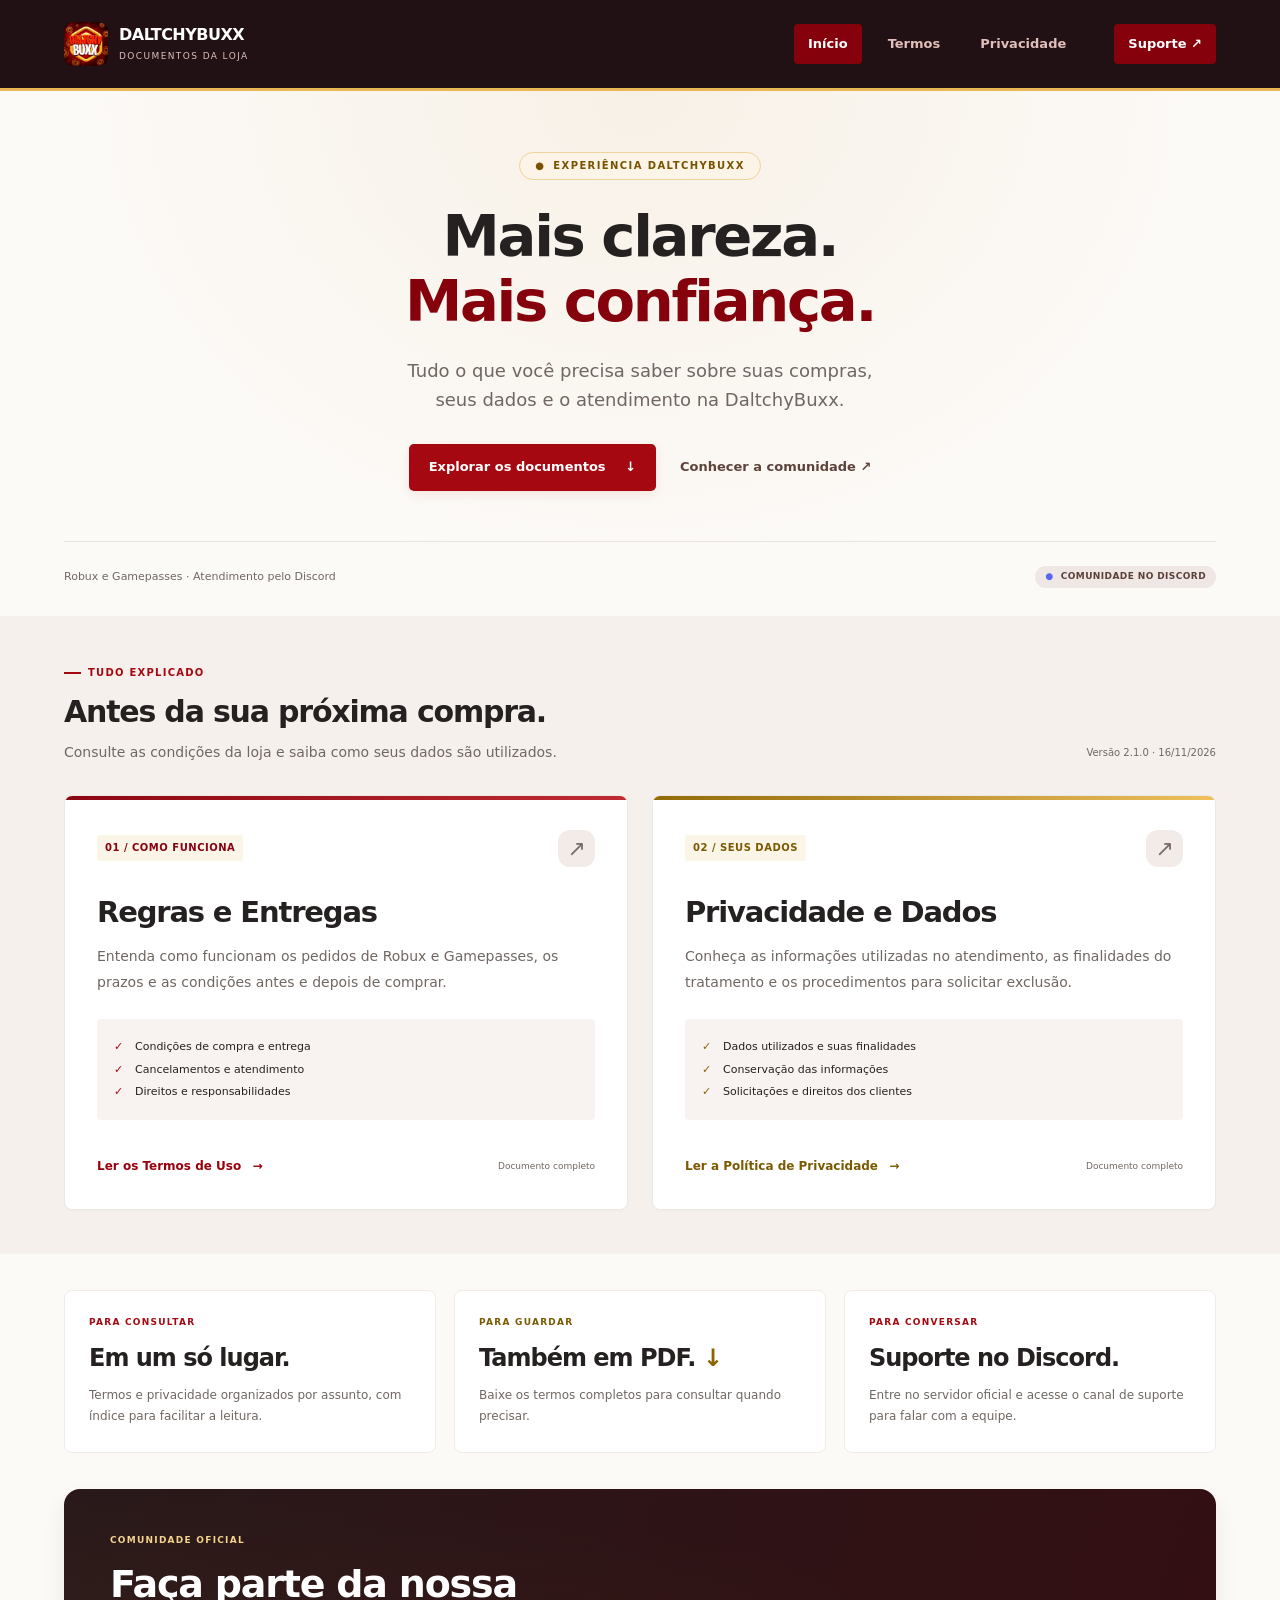
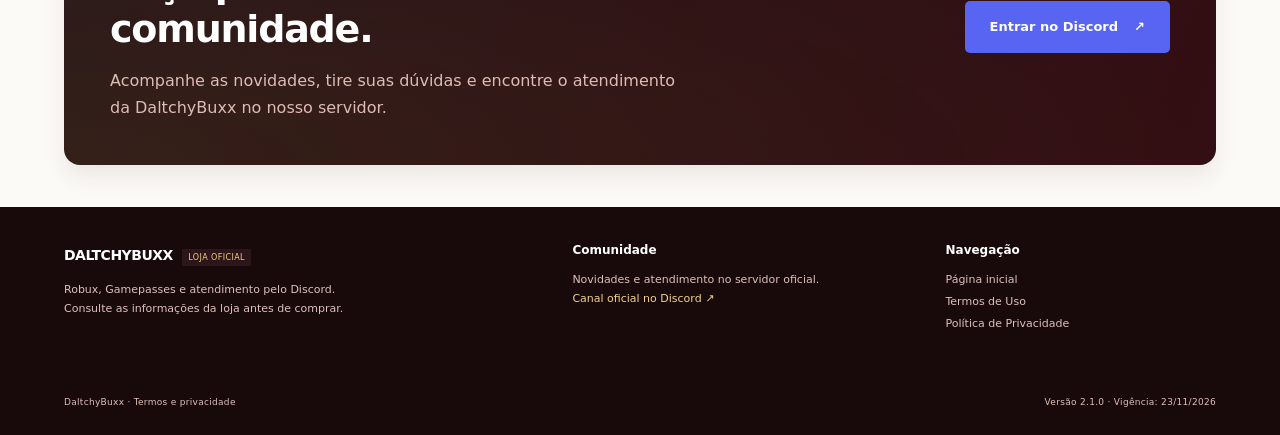
<file: index.html>
<!doctype html>
<html lang="pt-BR">
<head>
  <meta charset="utf-8">
  <meta name="viewport" content="width=device-width, initial-scale=1">
  <meta name="description" content="Termos de Uso e Política de Privacidade da DaltchyBuxx. Consulte condições de compra e informações sobre seus dados.">
  <meta name="theme-color" content="#a50810">
  <title>Termos e privacidade · DaltchyBuxx</title>
  <link rel="icon" href="./assets/favicon.svg" type="image/svg+xml">
  <link rel="stylesheet" href="./assets/style.css?v=8">
  <script src="./assets/document-nav.js?v=1" defer></script>
  <link rel="canonical" href="https://daltchybuxx.github.io/">
</head>
<body>
  <a class="skip-link" href="#conteudo">Pular para o conteúdo</a>
  <header class="site-header"><div class="header-inner">
    <a class="brand" href="./" aria-label="DaltchyBuxx — início"><img src="./assets/favicon.svg" alt="" width="44" height="44"><span>DALTCHY<strong>BUXX</strong><small>DOCUMENTOS DA LOJA</small></span></a>
    <nav aria-label="Navegação principal"><a href="./" aria-current="page">Início</a><a href="./termos/">Termos</a><a href="./privacidade/">Privacidade</a><a class="support-link" href="https://discord.gg/5mzW2VyNDD">Suporte <span aria-hidden="true">↗</span></a></nav>
  </div></header>
  <main id="conteudo" class="home-shell">
  <section class="home-intro" aria-labelledby="home-title">
    <p class="hero-badge"><span aria-hidden="true">●</span> EXPERIÊNCIA DALTCHYBUXX</p>
    <h1 id="home-title">Mais clareza.<br><span>Mais confiança.</span></h1>
    <p class="hero-description">Tudo o que você precisa saber sobre suas compras,<br class="desktop-break"> seus dados e o atendimento na DaltchyBuxx.</p>
    <div class="hero-actions"><a class="primary-button" href="#documentos">Explorar os documentos <span aria-hidden="true">↓</span></a><a class="text-button" href="https://discord.gg/5mzW2VyNDD">Conhecer a comunidade <span aria-hidden="true">↗</span></a></div>
    <div class="hero-bottom"><span>Robux e Gamepasses · Atendimento pelo Discord</span><a href="https://discord.gg/5mzW2VyNDD" class="community-pill"><span aria-hidden="true">●</span> COMUNIDADE NO DISCORD</a></div>
  </section>
  <section class="documents-section" id="documentos" aria-labelledby="documents-title"><div class="section-inner">
    <div class="section-heading"><div><p class="eyebrow">TUDO EXPLICADO</p><h2 id="documents-title">Antes da sua próxima compra.</h2><p>Consulte as condições da loja e saiba como seus dados são utilizados.</p></div><span class="updated">Versão 2.1.0 · 16/11/2026</span></div>
    <div class="document-cards">
      <a class="document-card terms-card" href="./termos/"><div class="card-top"><span class="card-number">01 / COMO FUNCIONA</span><span class="card-arrow" aria-hidden="true">↗</span></div><h3>Regras e Entregas</h3><p>Entenda como funcionam os pedidos de Robux e Gamepasses, os prazos e as condições antes e depois de comprar.</p><ul class="card-points"><li>Condições de compra e entrega</li><li>Cancelamentos e atendimento</li><li>Direitos e responsabilidades</li></ul><span class="card-bottom"><span class="card-link">Ler os Termos de Uso <span aria-hidden="true">→</span></span><span class="card-format">Documento completo</span></span></a>
      <a class="document-card privacy-card" href="./privacidade/"><div class="card-top"><span class="card-number">02 / SEUS DADOS</span><span class="card-arrow" aria-hidden="true">↗</span></div><h3>Privacidade e Dados</h3><p>Conheça as informações utilizadas no atendimento, as finalidades do tratamento e os procedimentos para solicitar exclusão.</p><ul class="card-points"><li>Dados utilizados e suas finalidades</li><li>Conservação das informações</li><li>Solicitações e direitos dos clientes</li></ul><span class="card-bottom"><span class="card-link">Ler a Política de Privacidade <span aria-hidden="true">→</span></span><span class="card-format">Documento completo</span></span></a>
    </div>
  </div></section>
  <section class="resource-section" aria-label="Acesso às informações"><div class="resource-card"><span class="eyebrow">PARA CONSULTAR</span><h2>Em um só lugar.</h2><p>Termos e privacidade organizados por assunto, com índice para facilitar a leitura.</p></div><a class="resource-card" href="./documentos/termos.pdf" download><span class="eyebrow">PARA GUARDAR</span><h2>Também em PDF. <span aria-hidden="true">↓</span></h2><p>Baixe os termos completos para consultar quando precisar.</p></a><div class="resource-card"><span class="eyebrow">PARA CONVERSAR</span><h2>Suporte no Discord.</h2><p>Entre no servidor oficial e acesse o canal de suporte para falar com a equipe.</p></div></section>
  <section class="contact-block"><div><p class="eyebrow">COMUNIDADE OFICIAL</p><h2>Faça parte da nossa<br class="desktop-break"> comunidade.</h2><p>Acompanhe as novidades, tire suas dúvidas e encontre o atendimento da DaltchyBuxx no nosso servidor.</p></div><a class="contact-button" href="https://discord.gg/5mzW2VyNDD">Entrar no Discord <span aria-hidden="true">↗</span></a></section>
</main>

  <footer class="site-footer"><div class="footer-inner">
    <div class="footer-brand"><strong>DALTCHYBUXX <span>LOJA OFICIAL</span></strong><p>Robux, Gamepasses e atendimento pelo Discord.<br>Consulte as informações da loja antes de comprar.</p></div>
    <div><h2>Comunidade</h2><p>Novidades e atendimento no servidor oficial.</p><a href="https://discord.gg/5mzW2VyNDD">Canal oficial no Discord ↗</a></div>
    <nav aria-label="Navegação do rodapé"><h2>Navegação</h2><a href="./">Página inicial</a><a href="./termos/">Termos de Uso</a><a href="./privacidade/">Política de Privacidade</a></nav>
    <p class="footer-bottom">DaltchyBuxx · Termos e privacidade <span>Versão 2.1.0 · Vigência: 23/11/2026</span></p>
  </div></footer>
</body>
</html>
</file>
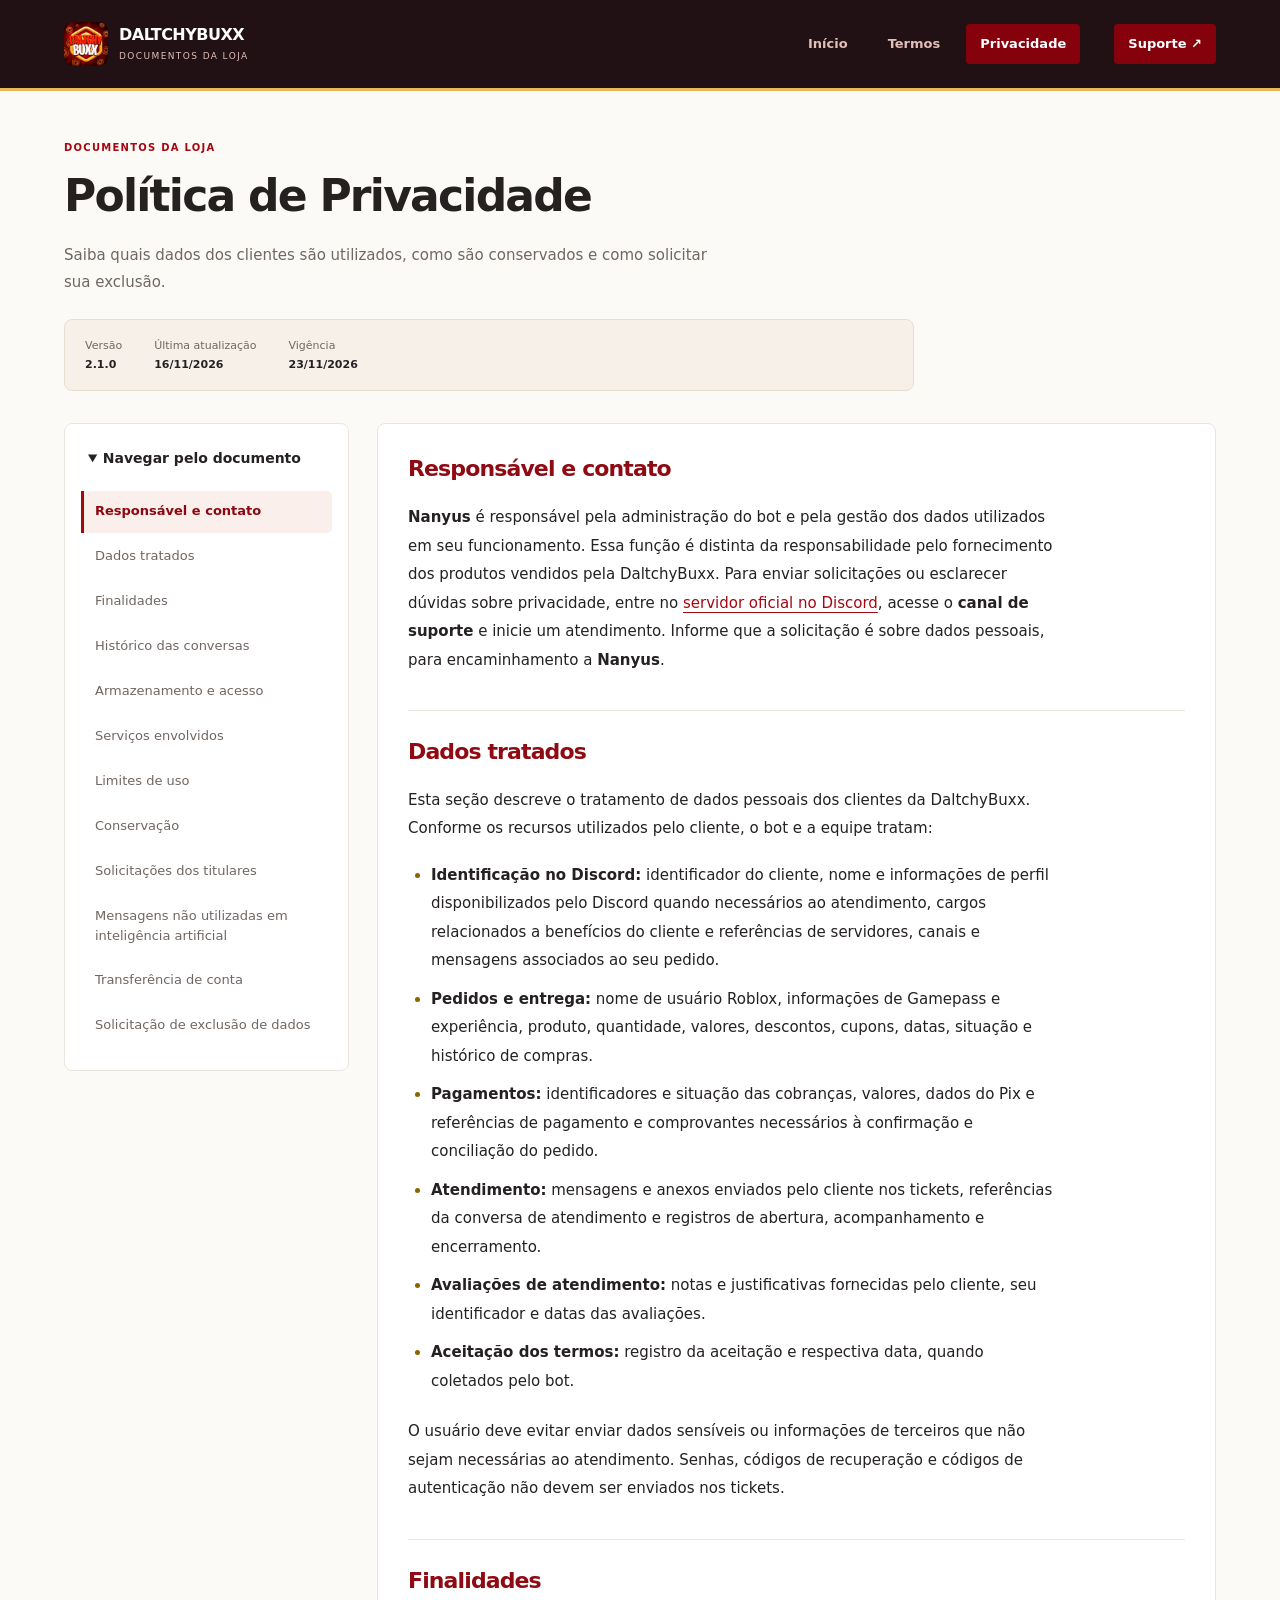
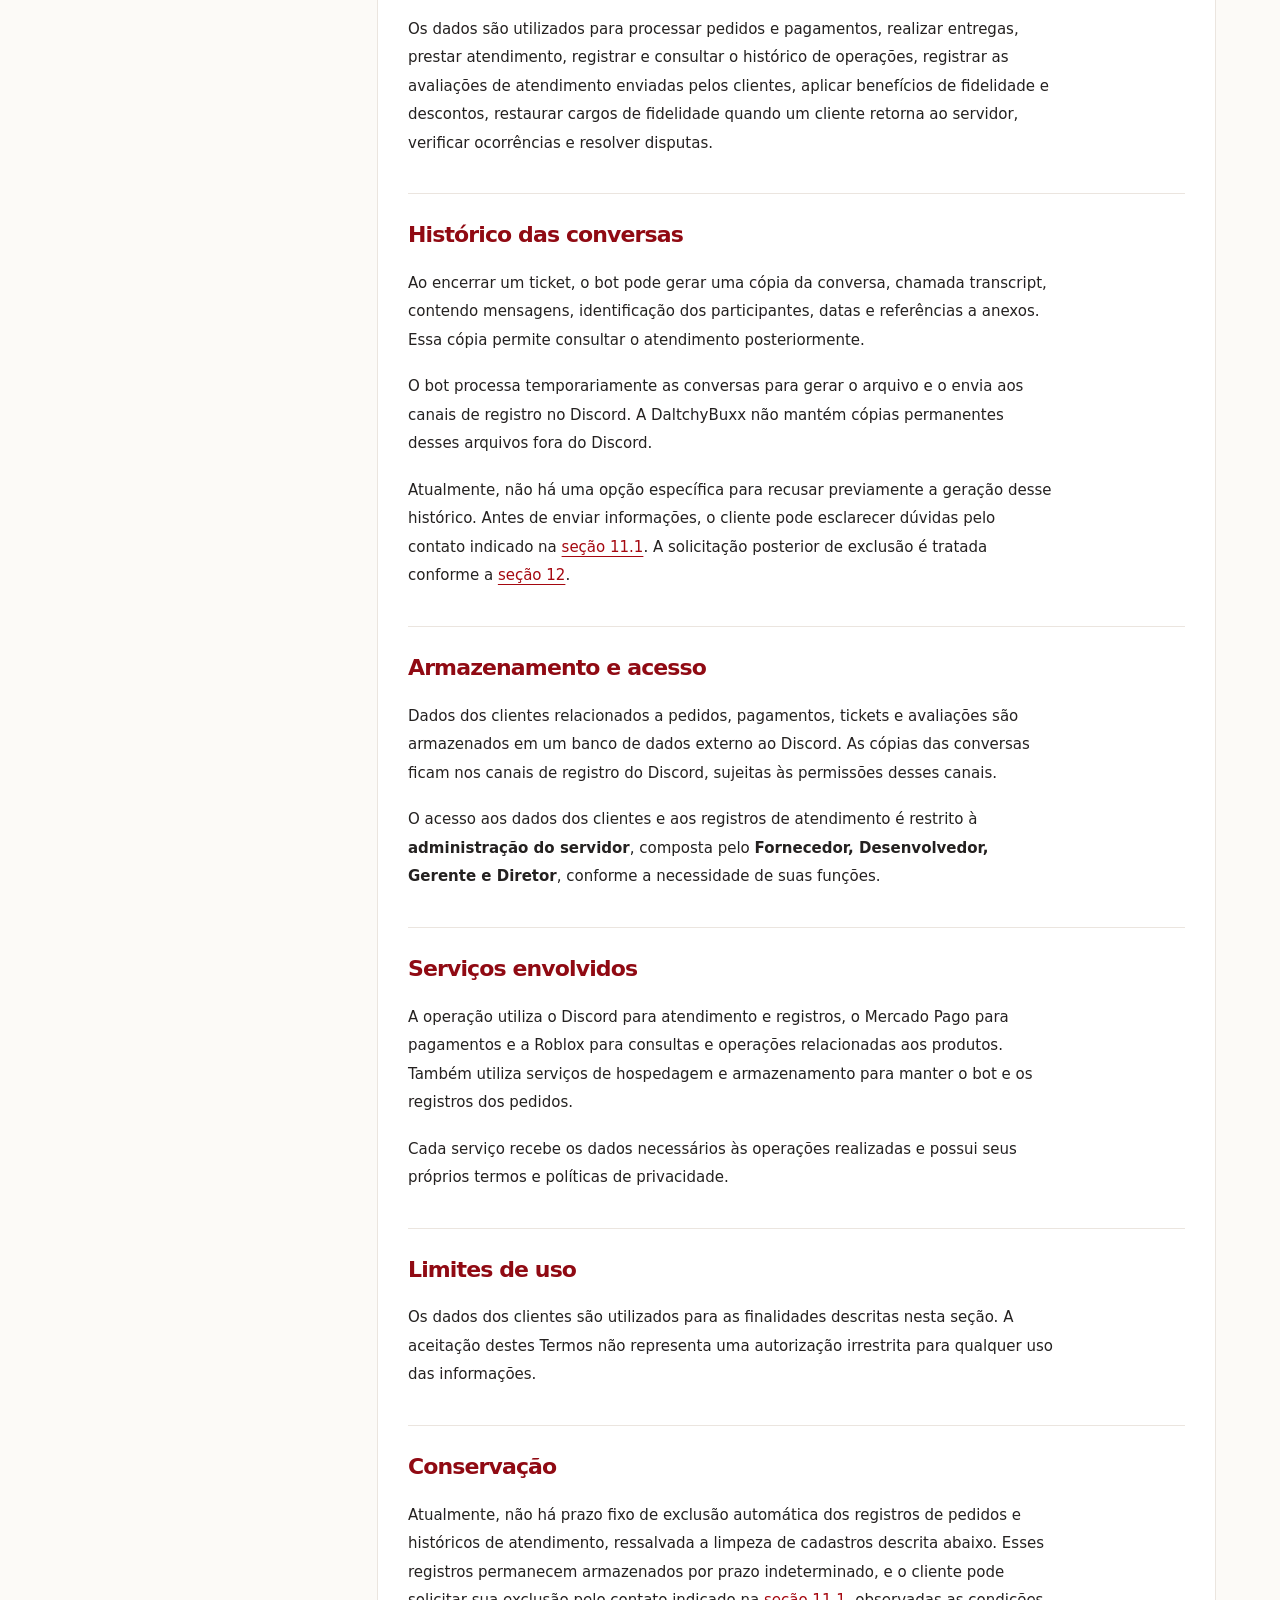
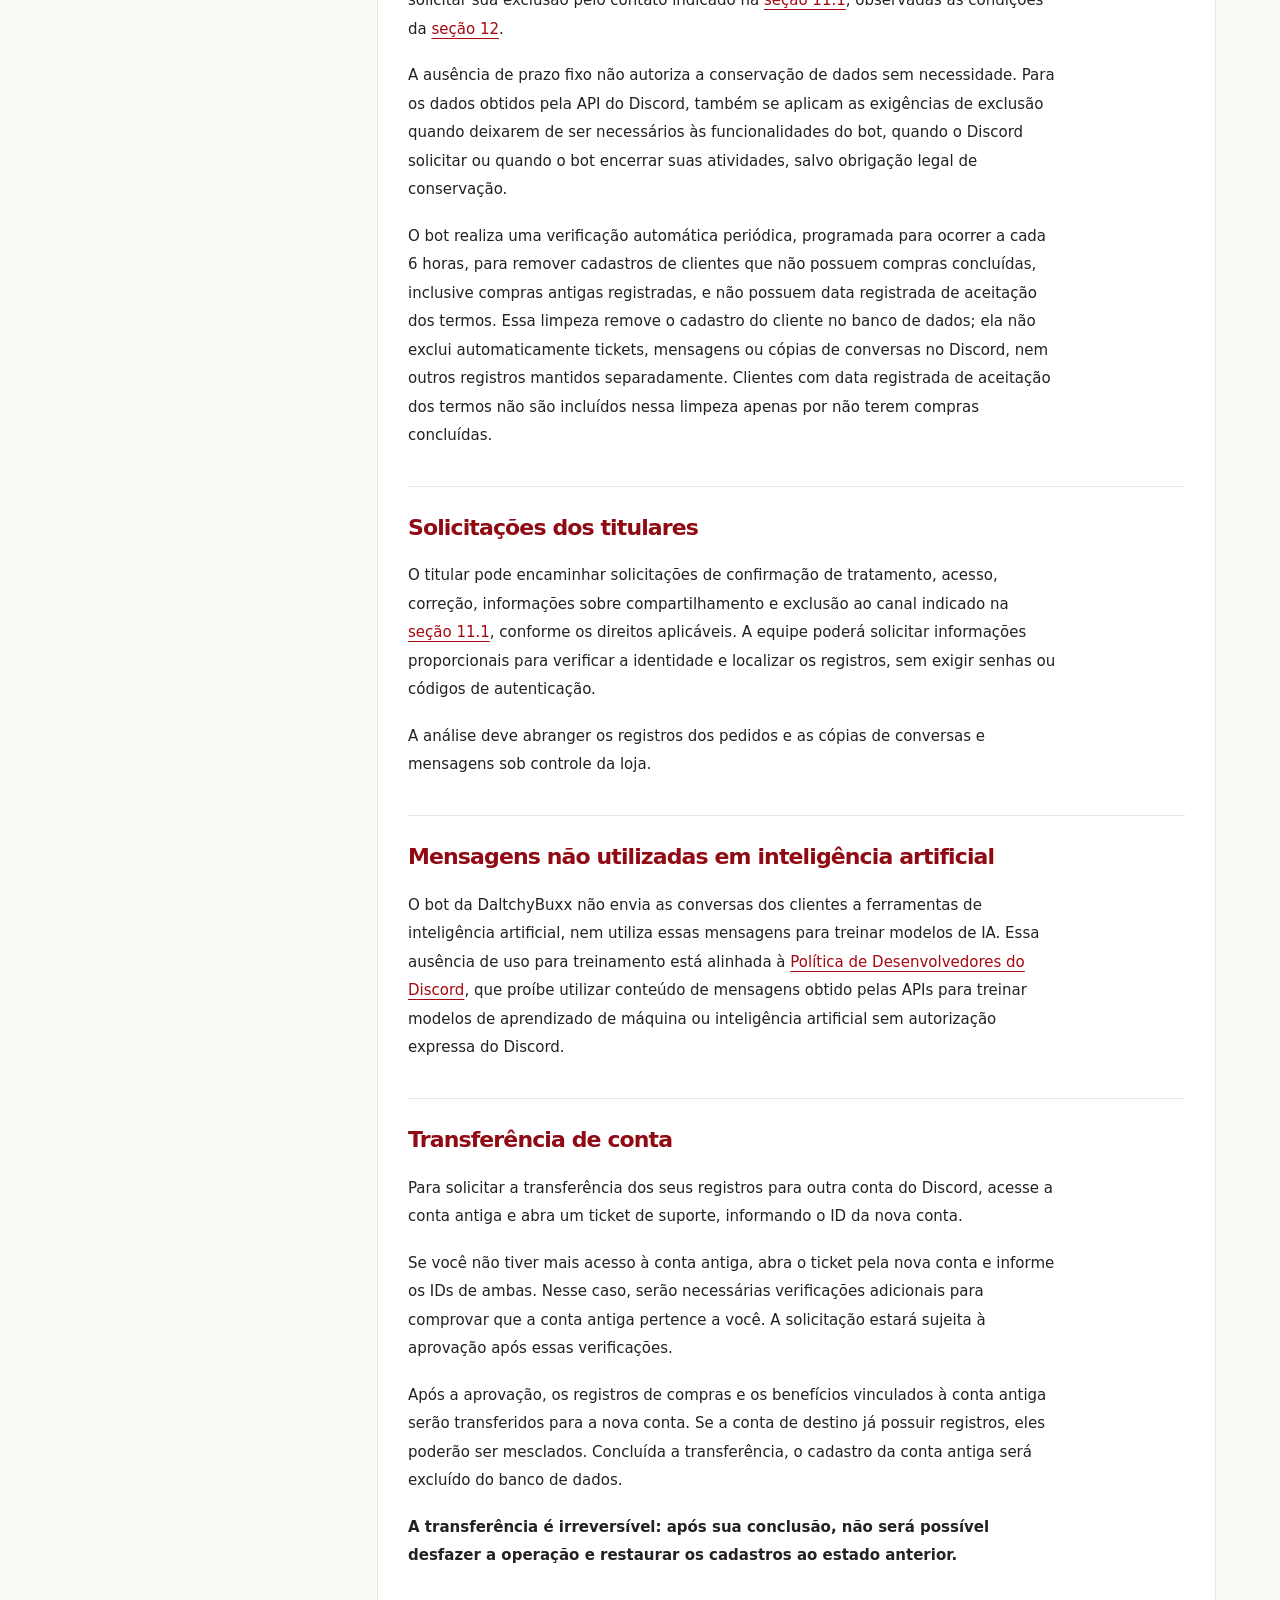
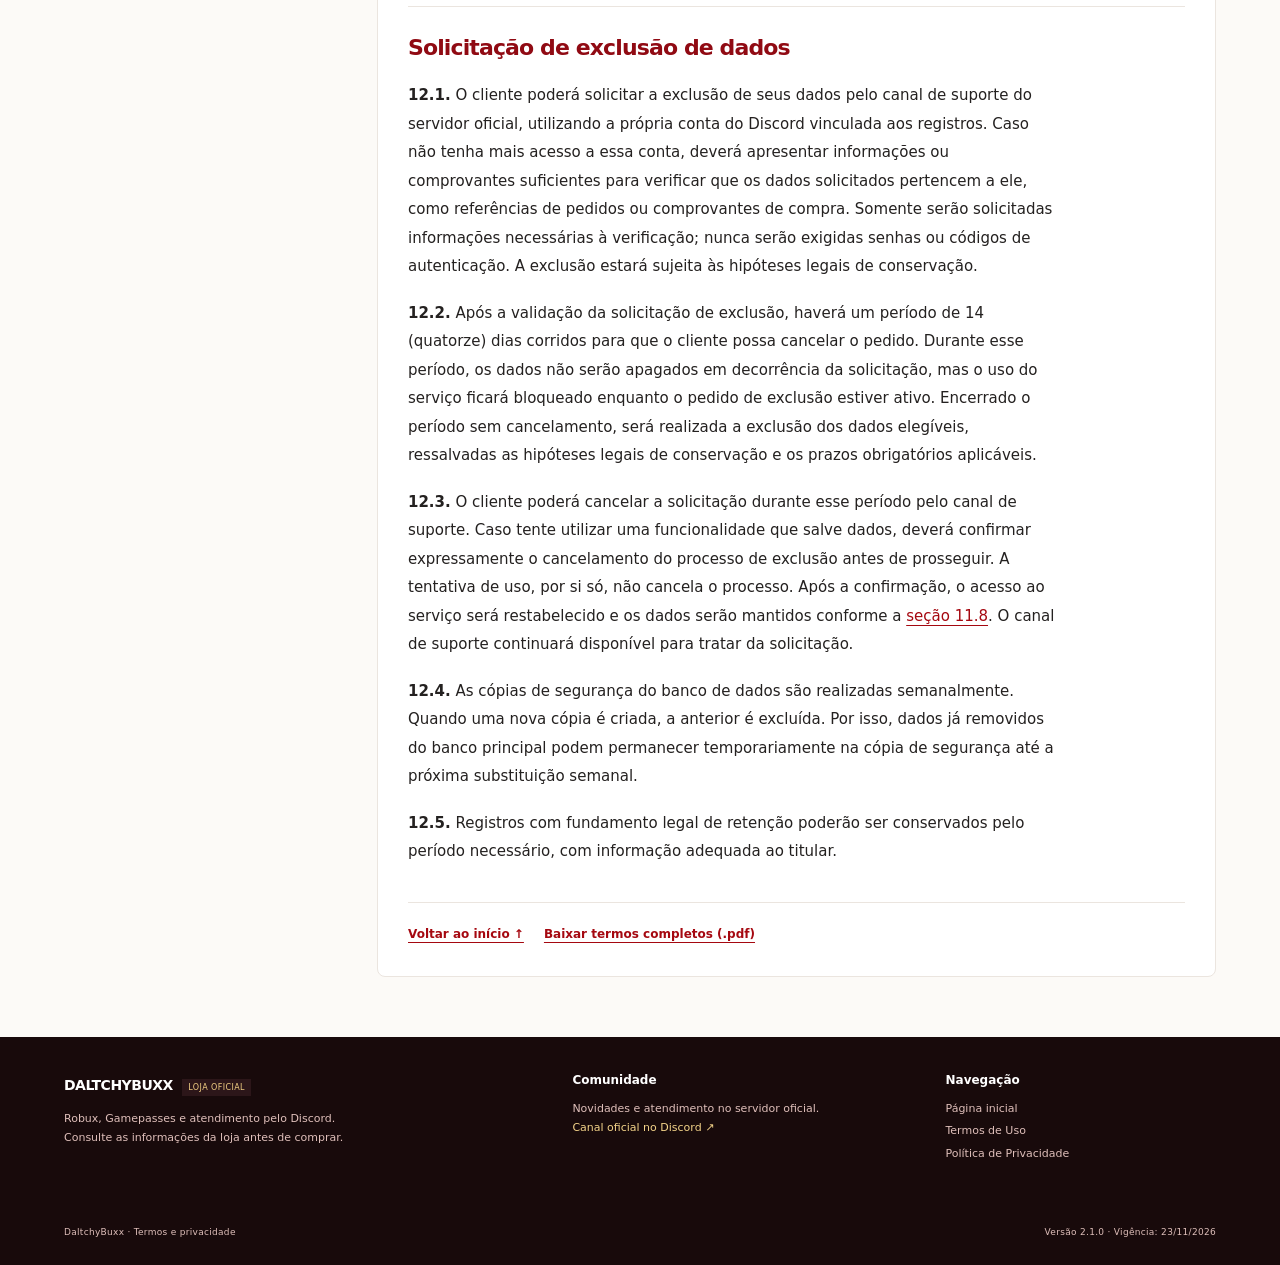
<file: privacidade/index.html>
<!doctype html>
<html lang="pt-BR">
<head>
  <meta charset="utf-8">
  <meta name="viewport" content="width=device-width, initial-scale=1">
  <meta name="description" content="Saiba quais dados dos clientes são utilizados, como são conservados e como solicitar sua exclusão.">
  <meta name="theme-color" content="#a50810">
  <title>Política de Privacidade · DaltchyBuxx</title>
  <link rel="icon" href="../assets/favicon.svg" type="image/svg+xml">
  <link rel="stylesheet" href="../assets/style.css?v=8">
  <script src="../assets/document-nav.js?v=1" defer></script>
  <link rel="canonical" href="https://daltchybuxx.github.io/privacidade/">
</head>
<body>
  <a class="skip-link" href="#conteudo">Pular para o conteúdo</a>
  <header class="site-header"><div class="header-inner">
    <a class="brand" href="../" aria-label="DaltchyBuxx — início"><img src="../assets/favicon.svg" alt="" width="44" height="44"><span>DALTCHY<strong>BUXX</strong><small>DOCUMENTOS DA LOJA</small></span></a>
    <nav aria-label="Navegação principal"><a href="../">Início</a><a href="../termos/">Termos</a><a href="../privacidade/" aria-current="page">Privacidade</a><a class="support-link" href="https://discord.gg/5mzW2VyNDD">Suporte <span aria-hidden="true">↗</span></a></nav>
  </div></header>
  <main id="conteudo" class="document-shell">
    <div class="document-heading"><p class="eyebrow">DOCUMENTOS DA LOJA</p><h1>Política de Privacidade</h1>
      <p class="intro">Saiba quais dados dos clientes são utilizados, como são conservados e como solicitar sua exclusão.</p>
      <dl class="document-meta"><div><dt>Versão</dt><dd>2.1.0</dd></div><div><dt>Última atualização</dt><dd>16/11/2026</dd></div><div><dt>Vigência</dt><dd>23/11/2026</dd></div></dl>
    </div>
    <div class="document-grid"><aside class="toc"><details class="toc-disclosure" open><summary>Navegar pelo documento</summary><nav class="toc-list" aria-label="Índice do documento"><ol><li><a href="#secao-11-1">Responsável e contato</a></li><li><a href="#secao-11-2">Dados tratados</a></li><li><a href="#secao-11-3">Finalidades</a></li><li><a href="#secao-11-4">Histórico das conversas</a></li><li><a href="#secao-11-5">Armazenamento e acesso</a></li><li><a href="#secao-11-6">Serviços envolvidos</a></li><li><a href="#secao-11-7">Limites de uso</a></li><li><a href="#secao-11-8">Conservação</a></li><li><a href="#secao-11-9">Solicitações dos titulares</a></li><li><a href="#secao-11-10">Mensagens não utilizadas em inteligência artificial</a></li><li><a href="#secao-11-11">Transferência de conta</a></li><li><a href="#secao-12">Solicitação de exclusão de dados</a></li></ol></nav></details></aside>
      <article class="document-body" aria-label="Política de Privacidade"><h2 id="secao-11-1">Responsável e contato</h2>
<p><strong>Nanyus</strong> é responsável pela administração do bot e pela gestão dos dados utilizados em seu funcionamento. Essa função é distinta da responsabilidade pelo fornecimento dos produtos vendidos pela DaltchyBuxx. Para enviar solicitações ou esclarecer dúvidas sobre privacidade, entre no <a href="https://discord.gg/5mzW2VyNDD">servidor oficial no Discord</a>, acesse o <strong>canal de suporte</strong> e inicie um atendimento. Informe que a solicitação é sobre dados pessoais, para encaminhamento a <strong>Nanyus</strong>.</p>
<h2 id="secao-11-2">Dados tratados</h2>
<p>Esta seção descreve o tratamento de dados pessoais dos clientes da DaltchyBuxx. Conforme os recursos utilizados pelo cliente, o bot e a equipe tratam:</p>
<ul>
<li><strong>Identificação no Discord:</strong> identificador do cliente, nome e informações de perfil disponibilizados pelo Discord quando necessários ao atendimento, cargos relacionados a benefícios do cliente e referências de servidores, canais e mensagens associados ao seu pedido.</li>
<li><strong>Pedidos e entrega:</strong> nome de usuário Roblox, informações de Gamepass e experiência, produto, quantidade, valores, descontos, cupons, datas, situação e histórico de compras.</li>
<li><strong>Pagamentos:</strong> identificadores e situação das cobranças, valores, dados do Pix e referências de pagamento e comprovantes necessários à confirmação e conciliação do pedido.</li>
<li><strong>Atendimento:</strong> mensagens e anexos enviados pelo cliente nos tickets, referências da conversa de atendimento e registros de abertura, acompanhamento e encerramento.</li>
<li><strong>Avaliações de atendimento:</strong> notas e justificativas fornecidas pelo cliente, seu identificador e datas das avaliações.</li>
<li><strong>Aceitação dos termos:</strong> registro da aceitação e respectiva data, quando coletados pelo bot.</li>
</ul>
<p>O usuário deve evitar enviar dados sensíveis ou informações de terceiros que não sejam necessárias ao atendimento. Senhas, códigos de recuperação e códigos de autenticação não devem ser enviados nos tickets.</p>
<h2 id="secao-11-3">Finalidades</h2>
<p>Os dados são utilizados para processar pedidos e pagamentos, realizar entregas, prestar atendimento, registrar e consultar o histórico de operações, registrar as avaliações de atendimento enviadas pelos clientes, aplicar benefícios de fidelidade e descontos, restaurar cargos de fidelidade quando um cliente retorna ao servidor, verificar ocorrências e resolver disputas.</p>
<h2 id="secao-11-4">Histórico das conversas</h2>
<p>Ao encerrar um ticket, o bot pode gerar uma cópia da conversa, chamada transcript, contendo mensagens, identificação dos participantes, datas e referências a anexos. Essa cópia permite consultar o atendimento posteriormente.</p>
<p>O bot processa temporariamente as conversas para gerar o arquivo e o envia aos canais de registro no Discord. A DaltchyBuxx não mantém cópias permanentes desses arquivos fora do Discord.</p>
<p>Atualmente, não há uma opção específica para recusar previamente a geração desse histórico. Antes de enviar informações, o cliente pode esclarecer dúvidas pelo contato indicado na <a href="#secao-11-1">seção 11.1</a>. A solicitação posterior de exclusão é tratada conforme a <a href="#secao-12">seção 12</a>.</p>
<h2 id="secao-11-5">Armazenamento e acesso</h2>
<p>Dados dos clientes relacionados a pedidos, pagamentos, tickets e avaliações são armazenados em um banco de dados externo ao Discord. As cópias das conversas ficam nos canais de registro do Discord, sujeitas às permissões desses canais.</p>
<p>O acesso aos dados dos clientes e aos registros de atendimento é restrito à <strong>administração do servidor</strong>, composta pelo <strong>Fornecedor, Desenvolvedor, Gerente e Diretor</strong>, conforme a necessidade de suas funções.</p>
<h2 id="secao-11-6">Serviços envolvidos</h2>
<p>A operação utiliza o Discord para atendimento e registros, o Mercado Pago para pagamentos e a Roblox para consultas e operações relacionadas aos produtos. Também utiliza serviços de hospedagem e armazenamento para manter o bot e os registros dos pedidos.</p>
<p>Cada serviço recebe os dados necessários às operações realizadas e possui seus próprios termos e políticas de privacidade.</p>
<h2 id="secao-11-7">Limites de uso</h2>
<p>Os dados dos clientes são utilizados para as finalidades descritas nesta seção. A aceitação destes Termos não representa uma autorização irrestrita para qualquer uso das informações.</p>
<h2 id="secao-11-8">Conservação</h2>
<p>Atualmente, não há prazo fixo de exclusão automática dos registros de pedidos e históricos de atendimento, ressalvada a limpeza de cadastros descrita abaixo. Esses registros permanecem armazenados por prazo indeterminado, e o cliente pode solicitar sua exclusão pelo contato indicado na <a href="#secao-11-1">seção 11.1</a>, observadas as condições da <a href="#secao-12">seção 12</a>.</p>
<p>A ausência de prazo fixo não autoriza a conservação de dados sem necessidade. Para os dados obtidos pela API do Discord, também se aplicam as exigências de exclusão quando deixarem de ser necessários às funcionalidades do bot, quando o Discord solicitar ou quando o bot encerrar suas atividades, salvo obrigação legal de conservação.</p>
<p>O bot realiza uma verificação automática periódica, programada para ocorrer a cada 6 horas, para remover cadastros de clientes que não possuem compras concluídas, inclusive compras antigas registradas, e não possuem data registrada de aceitação dos termos. Essa limpeza remove o cadastro do cliente no banco de dados; ela não exclui automaticamente tickets, mensagens ou cópias de conversas no Discord, nem outros registros mantidos separadamente. Clientes com data registrada de aceitação dos termos não são incluídos nessa limpeza apenas por não terem compras concluídas.</p>
<h2 id="secao-11-9">Solicitações dos titulares</h2>
<p>O titular pode encaminhar solicitações de confirmação de tratamento, acesso, correção, informações sobre compartilhamento e exclusão ao canal indicado na <a href="#secao-11-1">seção 11.1</a>, conforme os direitos aplicáveis. A equipe poderá solicitar informações proporcionais para verificar a identidade e localizar os registros, sem exigir senhas ou códigos de autenticação.</p>
<p>A análise deve abranger os registros dos pedidos e as cópias de conversas e mensagens sob controle da loja.</p>
<h2 id="secao-11-10">Mensagens não utilizadas em inteligência artificial</h2>
<p>O bot da DaltchyBuxx não envia as conversas dos clientes a ferramentas de inteligência artificial, nem utiliza essas mensagens para treinar modelos de IA. Essa ausência de uso para treinamento está alinhada à <a href="https://support-dev.discord.com/hc/en-us/articles/8563934450327-Discord-Developer-Policy">Política de Desenvolvedores do Discord</a>, que proíbe utilizar conteúdo de mensagens obtido pelas APIs para treinar modelos de aprendizado de máquina ou inteligência artificial sem autorização expressa do Discord.</p>
<h2 id="secao-11-11">Transferência de conta</h2>
<p>Para solicitar a transferência dos seus registros para outra conta do Discord, acesse a conta antiga e abra um ticket de suporte, informando o ID da nova conta.</p>
<p>Se você não tiver mais acesso à conta antiga, abra o ticket pela nova conta e informe os IDs de ambas. Nesse caso, serão necessárias verificações adicionais para comprovar que a conta antiga pertence a você. A solicitação estará sujeita à aprovação após essas verificações.</p>
<p>Após a aprovação, os registros de compras e os benefícios vinculados à conta antiga serão transferidos para a nova conta. Se a conta de destino já possuir registros, eles poderão ser mesclados. Concluída a transferência, o cadastro da conta antiga será excluído do banco de dados.</p>
<p><strong>A transferência é irreversível: após sua conclusão, não será possível desfazer a operação e restaurar os cadastros ao estado anterior.</strong></p>
<h2 id="secao-12">Solicitação de exclusão de dados</h2>
<p><strong>12.1.</strong> O cliente poderá solicitar a exclusão de seus dados pelo canal de suporte do servidor oficial, utilizando a própria conta do Discord vinculada aos registros. Caso não tenha mais acesso a essa conta, deverá apresentar informações ou comprovantes suficientes para verificar que os dados solicitados pertencem a ele, como referências de pedidos ou comprovantes de compra. Somente serão solicitadas informações necessárias à verificação; nunca serão exigidas senhas ou códigos de autenticação. A exclusão estará sujeita às hipóteses legais de conservação.</p>
<p><strong>12.2.</strong> Após a validação da solicitação de exclusão, haverá um período de 14 (quatorze) dias corridos para que o cliente possa cancelar o pedido. Durante esse período, os dados não serão apagados em decorrência da solicitação, mas o uso do serviço ficará bloqueado enquanto o pedido de exclusão estiver ativo. Encerrado o período sem cancelamento, será realizada a exclusão dos dados elegíveis, ressalvadas as hipóteses legais de conservação e os prazos obrigatórios aplicáveis.</p>
<p><strong>12.3.</strong> O cliente poderá cancelar a solicitação durante esse período pelo canal de suporte. Caso tente utilizar uma funcionalidade que salve dados, deverá confirmar expressamente o cancelamento do processo de exclusão antes de prosseguir. A tentativa de uso, por si só, não cancela o processo. Após a confirmação, o acesso ao serviço será restabelecido e os dados serão mantidos conforme a <a href="#secao-11-8">seção 11.8</a>. O canal de suporte continuará disponível para tratar da solicitação.</p>
<p><strong>12.4.</strong> As cópias de segurança do banco de dados são realizadas semanalmente. Quando uma nova cópia é criada, a anterior é excluída. Por isso, dados já removidos do banco principal podem permanecer temporariamente na cópia de segurança até a próxima substituição semanal.</p>
<p><strong>12.5.</strong> Registros com fundamento legal de retenção poderão ser conservados pelo período necessário, com informação adequada ao titular.</p>
        <div class="document-end"><a href="#conteudo">Voltar ao início ↑</a><a href="../documentos/termos.pdf" download>Baixar termos completos (.pdf)</a></div>
      </article>
    </div>
  </main>
  <footer class="site-footer"><div class="footer-inner">
    <div class="footer-brand"><strong>DALTCHYBUXX <span>LOJA OFICIAL</span></strong><p>Robux, Gamepasses e atendimento pelo Discord.<br>Consulte as informações da loja antes de comprar.</p></div>
    <div><h2>Comunidade</h2><p>Novidades e atendimento no servidor oficial.</p><a href="https://discord.gg/5mzW2VyNDD">Canal oficial no Discord ↗</a></div>
    <nav aria-label="Navegação do rodapé"><h2>Navegação</h2><a href="../">Página inicial</a><a href="../termos/">Termos de Uso</a><a href="../privacidade/">Política de Privacidade</a></nav>
    <p class="footer-bottom">DaltchyBuxx · Termos e privacidade <span>Versão 2.1.0 · Vigência: 23/11/2026</span></p>
  </div></footer>
</body>
</html>
</file>
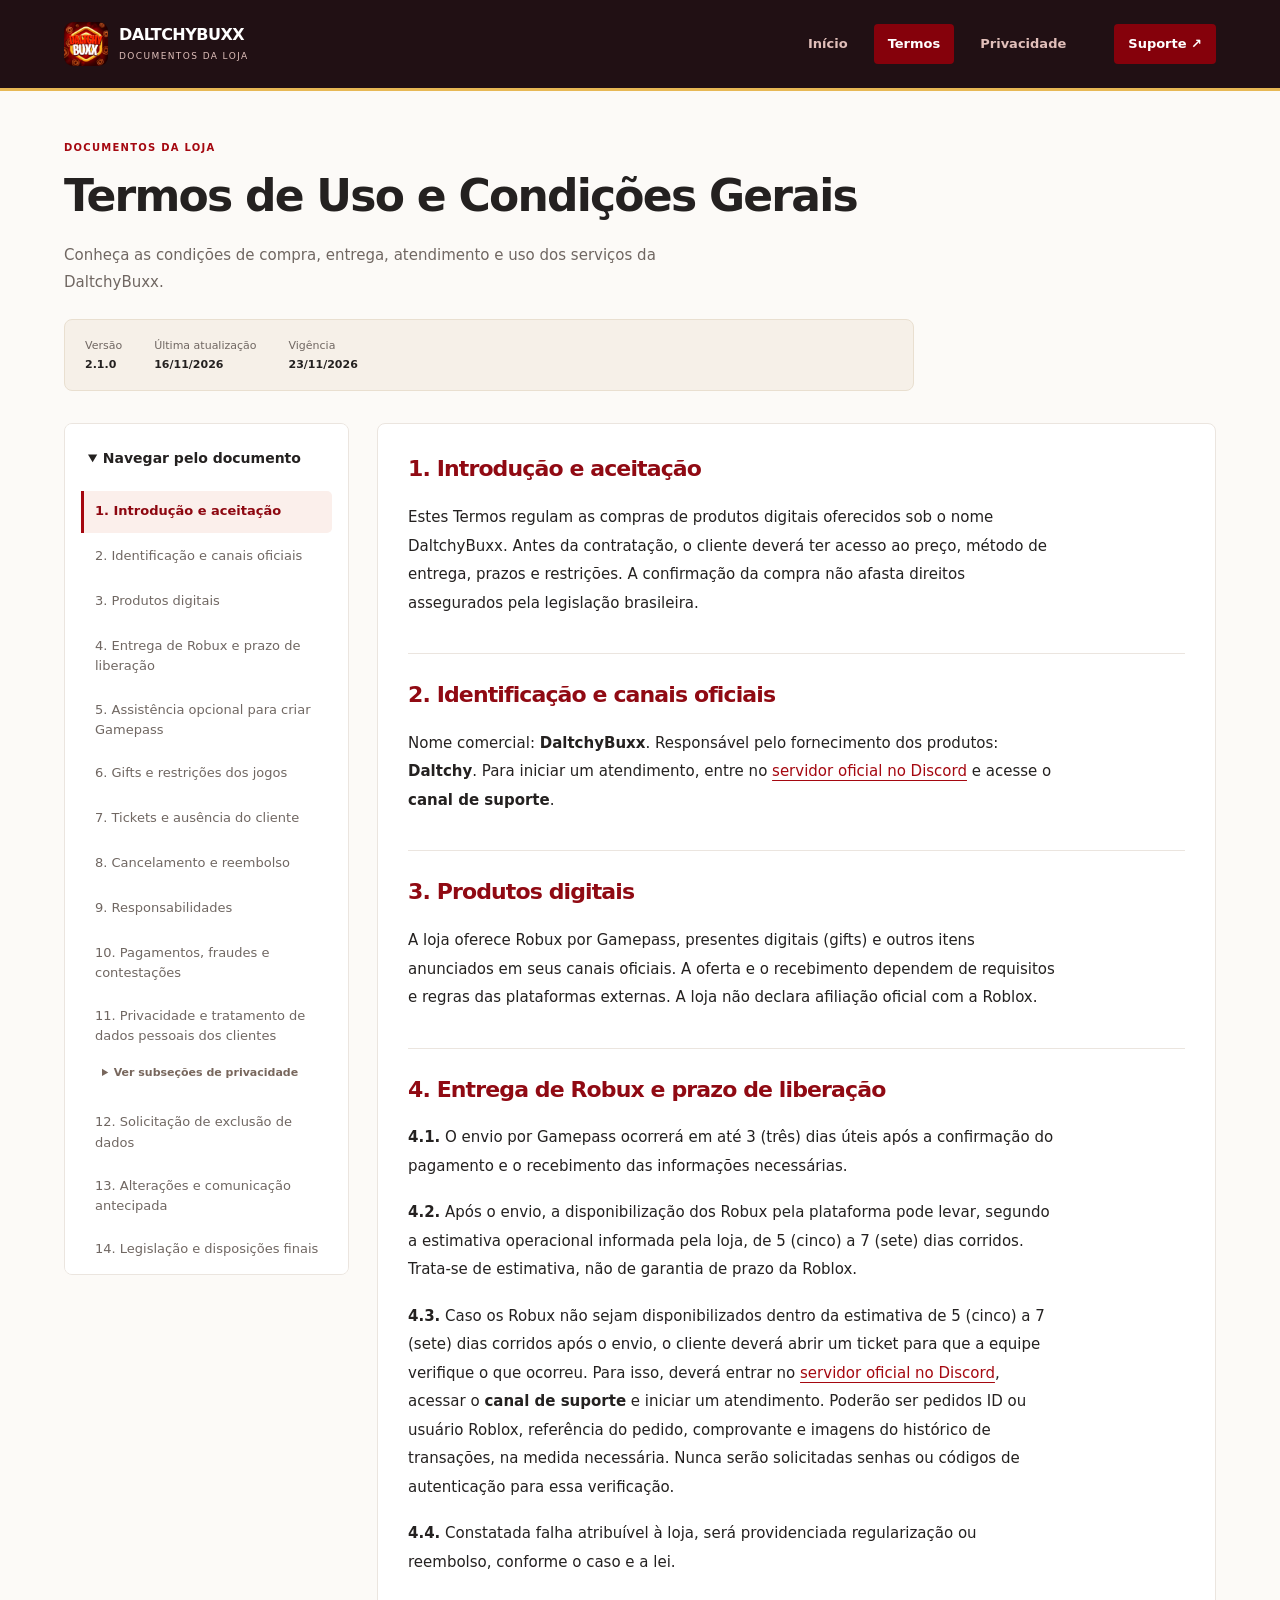
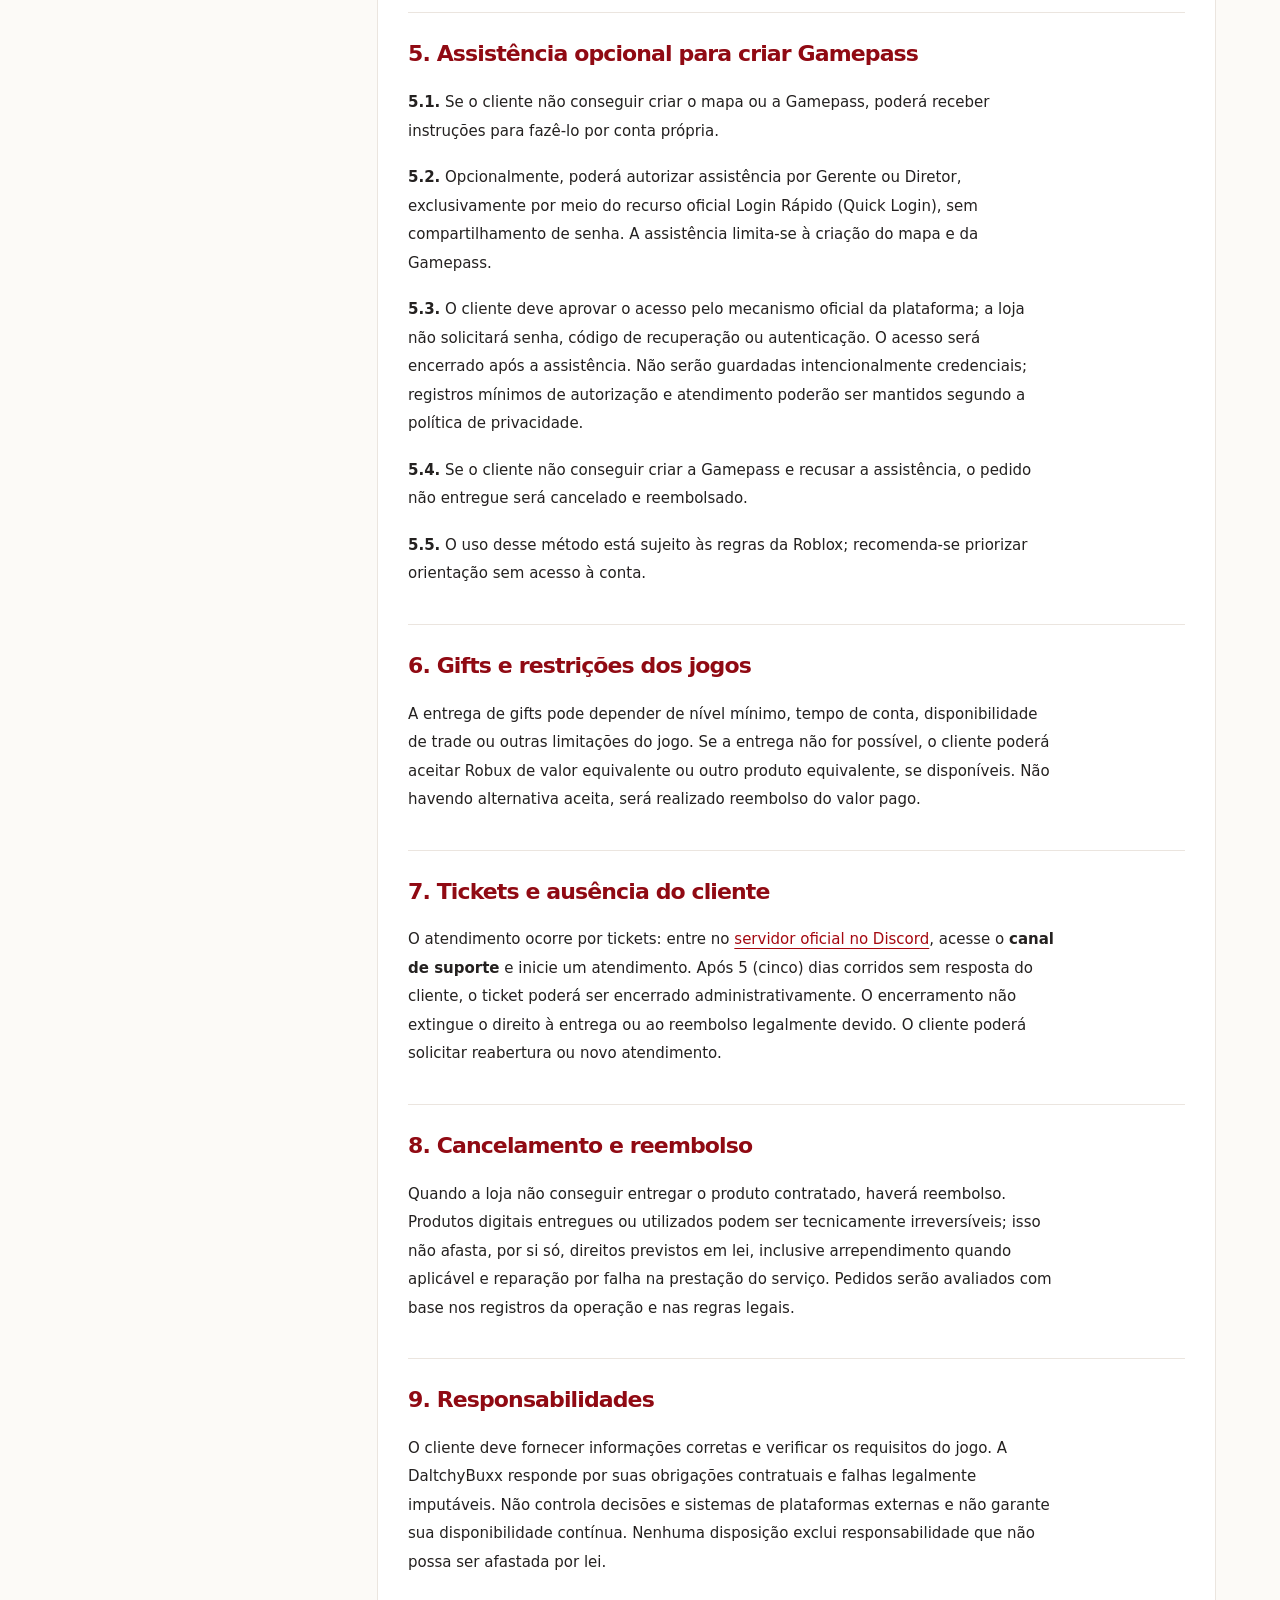
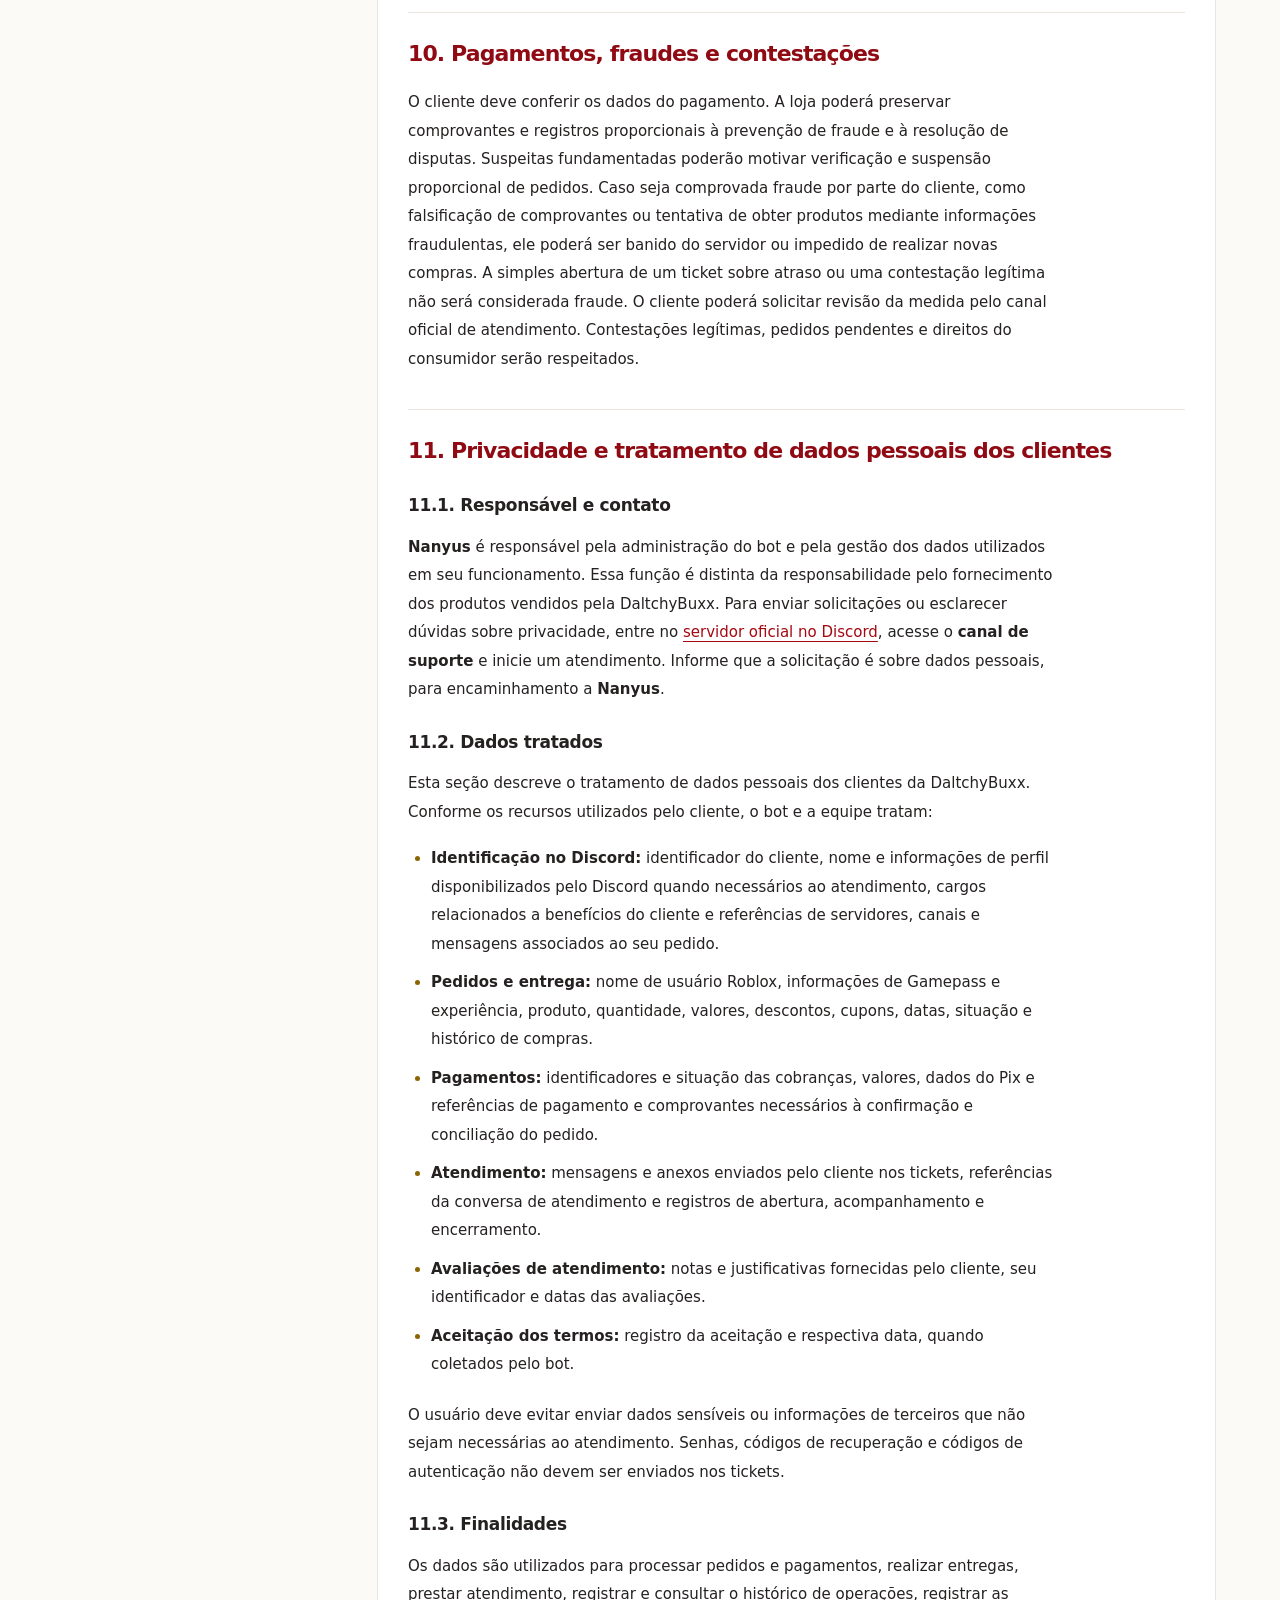
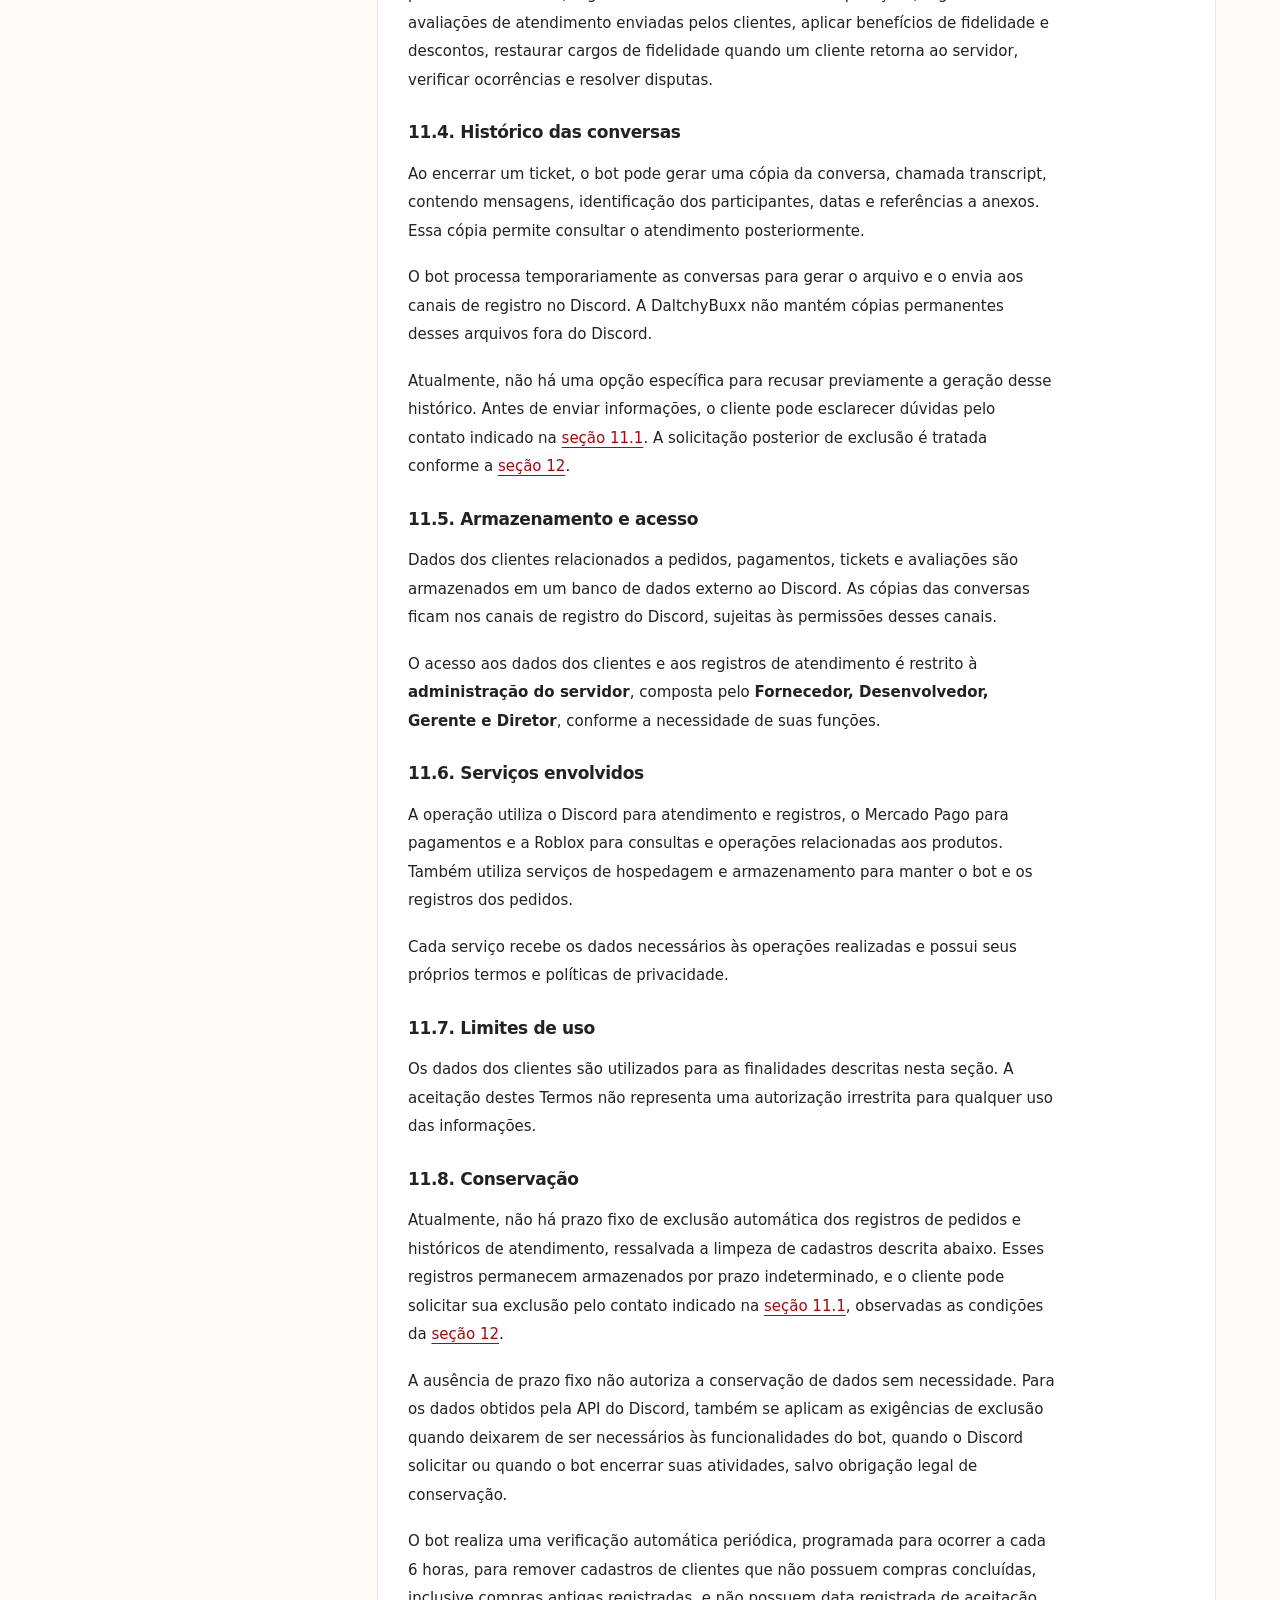
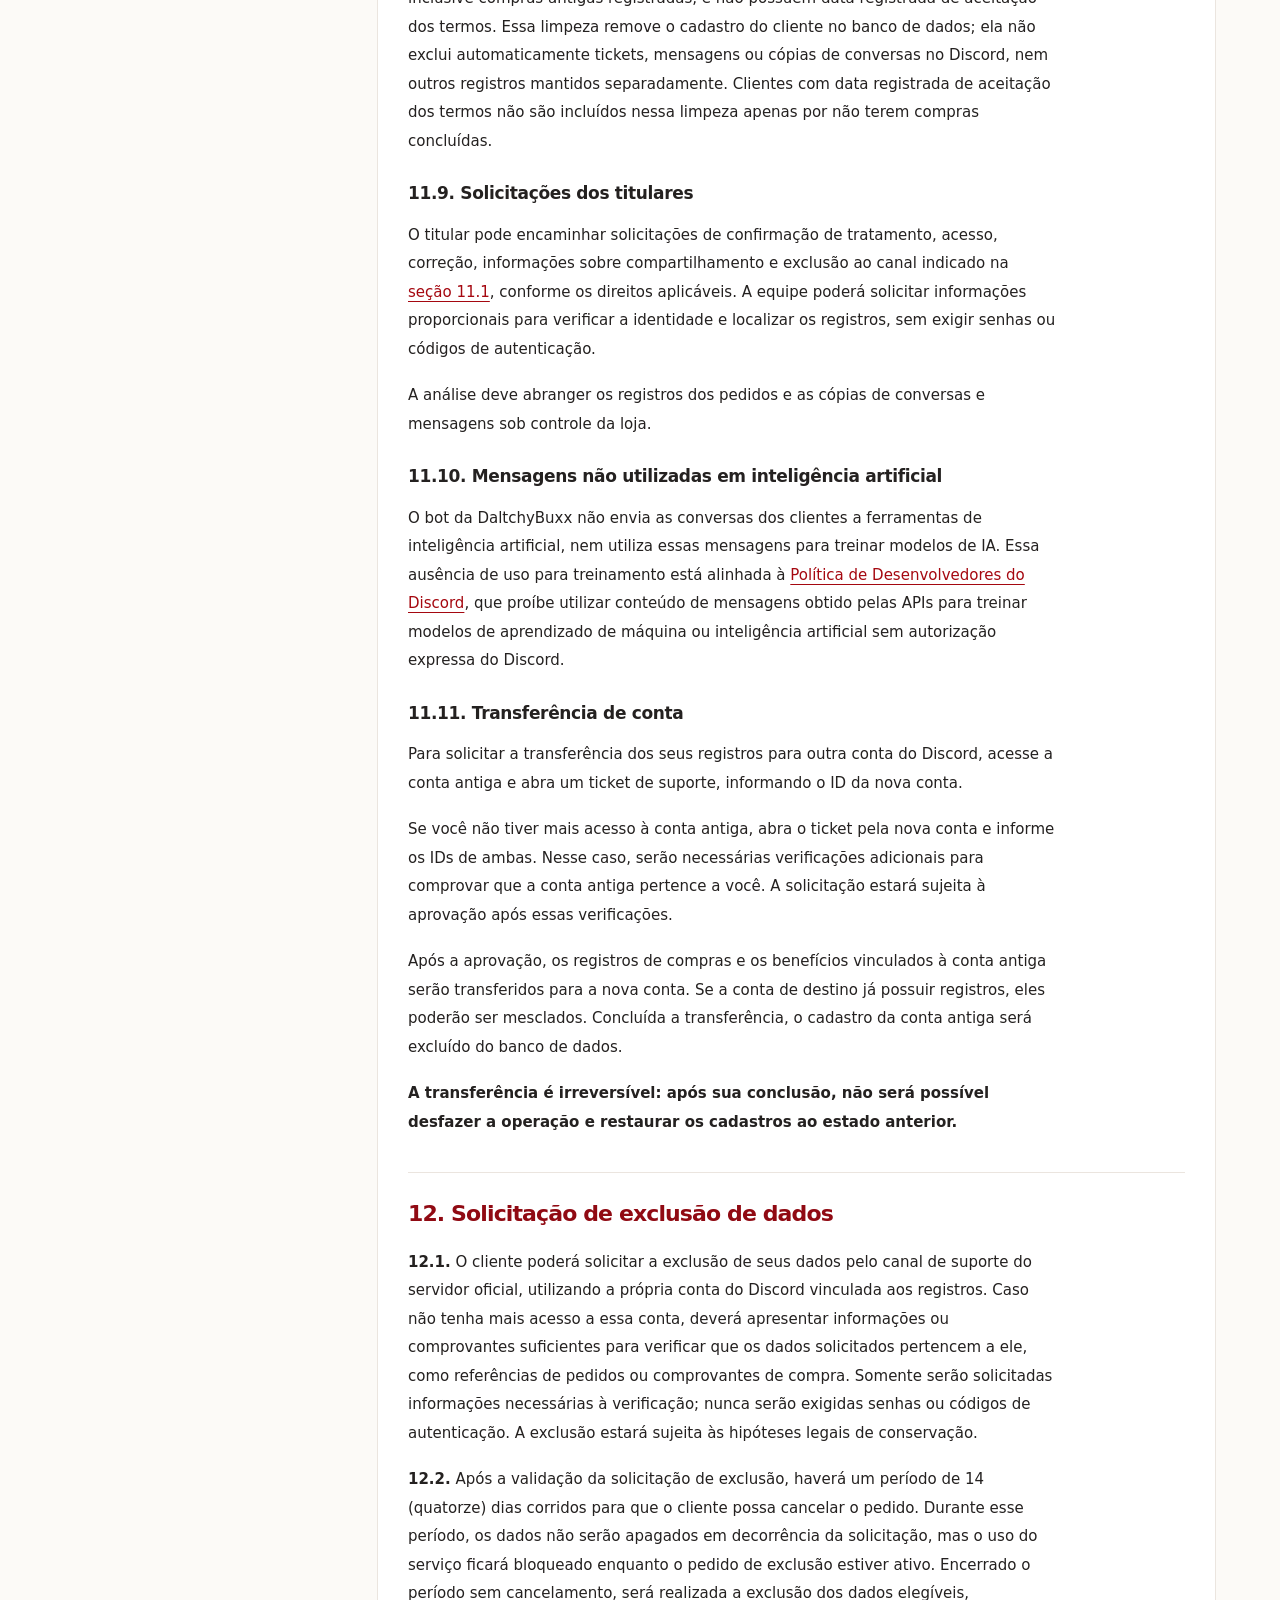
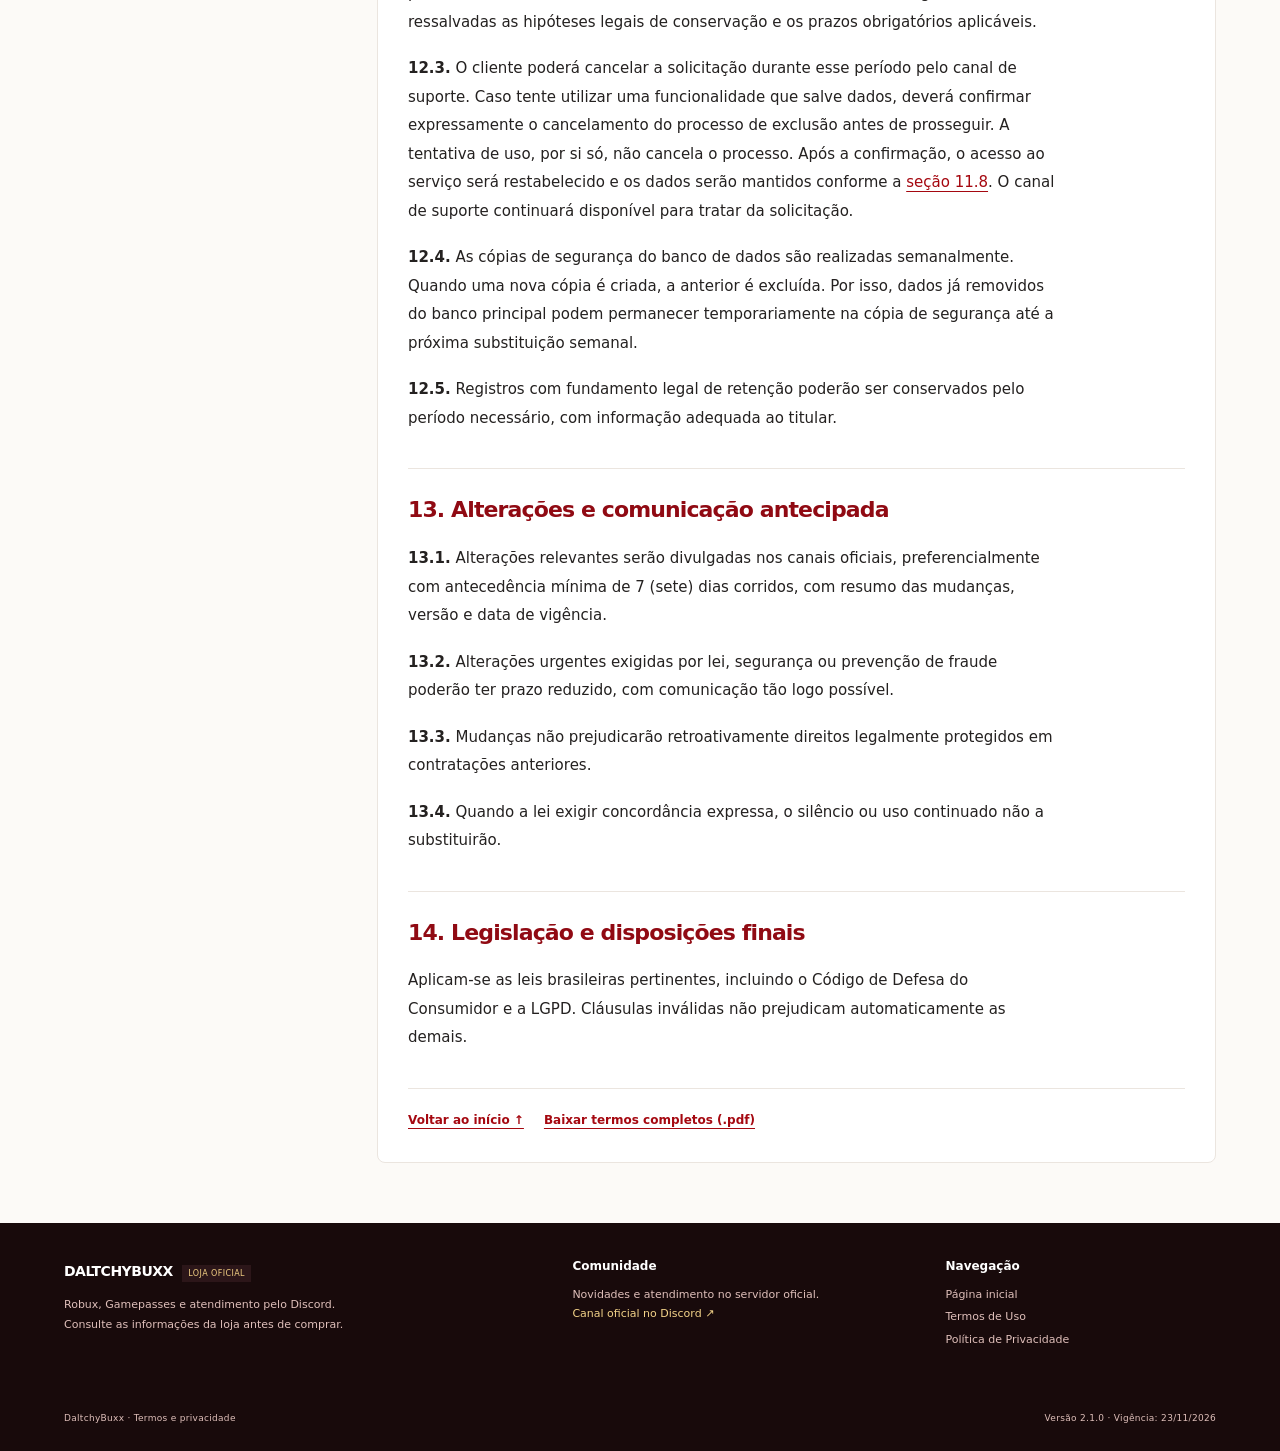
<file: termos/index.html>
<!doctype html>
<html lang="pt-BR">
<head>
  <meta charset="utf-8">
  <meta name="viewport" content="width=device-width, initial-scale=1">
  <meta name="description" content="Conheça as condições de compra, entrega, atendimento e uso dos serviços da DaltchyBuxx.">
  <meta name="theme-color" content="#a50810">
  <title>Termos de Uso e Condições Gerais · DaltchyBuxx</title>
  <link rel="icon" href="../assets/favicon.svg" type="image/svg+xml">
  <link rel="stylesheet" href="../assets/style.css?v=8">
  <script src="../assets/document-nav.js?v=1" defer></script>
  <link rel="canonical" href="https://daltchybuxx.github.io/termos/">
</head>
<body>
  <a class="skip-link" href="#conteudo">Pular para o conteúdo</a>
  <header class="site-header"><div class="header-inner">
    <a class="brand" href="../" aria-label="DaltchyBuxx — início"><img src="../assets/favicon.svg" alt="" width="44" height="44"><span>DALTCHY<strong>BUXX</strong><small>DOCUMENTOS DA LOJA</small></span></a>
    <nav aria-label="Navegação principal"><a href="../">Início</a><a href="../termos/" aria-current="page">Termos</a><a href="../privacidade/">Privacidade</a><a class="support-link" href="https://discord.gg/5mzW2VyNDD">Suporte <span aria-hidden="true">↗</span></a></nav>
  </div></header>
  <main id="conteudo" class="document-shell">
    <div class="document-heading"><p class="eyebrow">DOCUMENTOS DA LOJA</p><h1>Termos de Uso e Condições Gerais</h1>
      <p class="intro">Conheça as condições de compra, entrega, atendimento e uso dos serviços da DaltchyBuxx.</p>
      <dl class="document-meta"><div><dt>Versão</dt><dd>2.1.0</dd></div><div><dt>Última atualização</dt><dd>16/11/2026</dd></div><div><dt>Vigência</dt><dd>23/11/2026</dd></div></dl>
    </div>
    <div class="document-grid"><aside class="toc"><details class="toc-disclosure" open><summary>Navegar pelo documento</summary><nav class="toc-list" aria-label="Índice do documento"><ol><li><a href="#secao-1">1. Introdução e aceitação</a></li><li><a href="#secao-2">2. Identificação e canais oficiais</a></li><li><a href="#secao-3">3. Produtos digitais</a></li><li><a href="#secao-4">4. Entrega de Robux e prazo de liberação</a></li><li><a href="#secao-5">5. Assistência opcional para criar Gamepass</a></li><li><a href="#secao-6">6. Gifts e restrições dos jogos</a></li><li><a href="#secao-7">7. Tickets e ausência do cliente</a></li><li><a href="#secao-8">8. Cancelamento e reembolso</a></li><li><a href="#secao-9">9. Responsabilidades</a></li><li><a href="#secao-10">10. Pagamentos, fraudes e contestações</a></li><li class="toc-group"><a href="#secao-11">11. Privacidade e tratamento de dados pessoais dos clientes</a><details><summary>Ver subseções de privacidade</summary><ol><li><a href="#secao-11-1">11.1. Responsável e contato</a></li><li><a href="#secao-11-2">11.2. Dados tratados</a></li><li><a href="#secao-11-3">11.3. Finalidades</a></li><li><a href="#secao-11-4">11.4. Histórico das conversas</a></li><li><a href="#secao-11-5">11.5. Armazenamento e acesso</a></li><li><a href="#secao-11-6">11.6. Serviços envolvidos</a></li><li><a href="#secao-11-7">11.7. Limites de uso</a></li><li><a href="#secao-11-8">11.8. Conservação</a></li><li><a href="#secao-11-9">11.9. Solicitações dos titulares</a></li><li><a href="#secao-11-10">11.10. Mensagens não utilizadas em inteligência artificial</a></li><li><a href="#secao-11-11">11.11. Transferência de conta</a></li></ol></details></li><li><a href="#secao-12">12. Solicitação de exclusão de dados</a></li><li><a href="#secao-13">13. Alterações e comunicação antecipada</a></li><li><a href="#secao-14">14. Legislação e disposições finais</a></li></ol></nav></details></aside>
      <article class="document-body" aria-label="Termos de Uso e Condições Gerais"><h2 id="secao-1">1. Introdução e aceitação</h2>
<p>Estes Termos regulam as compras de produtos digitais oferecidos sob o nome DaltchyBuxx. Antes da contratação, o cliente deverá ter acesso ao preço, método de entrega, prazos e restrições. A confirmação da compra não afasta direitos assegurados pela legislação brasileira.</p>
<h2 id="secao-2">2. Identificação e canais oficiais</h2>
<p>Nome comercial: <strong>DaltchyBuxx</strong>. Responsável pelo fornecimento dos produtos: <strong>Daltchy</strong>. Para iniciar um atendimento, entre no <a href="https://discord.gg/5mzW2VyNDD">servidor oficial no Discord</a> e acesse o <strong>canal de suporte</strong>.</p>
<h2 id="secao-3">3. Produtos digitais</h2>
<p>A loja oferece Robux por Gamepass, presentes digitais (gifts) e outros itens anunciados em seus canais oficiais. A oferta e o recebimento dependem de requisitos e regras das plataformas externas. A loja não declara afiliação oficial com a Roblox.</p>
<h2 id="secao-4">4. Entrega de Robux e prazo de liberação</h2>
<p><strong>4.1.</strong> O envio por Gamepass ocorrerá em até 3 (três) dias úteis após a confirmação do pagamento e o recebimento das informações necessárias.</p>
<p><strong>4.2.</strong> Após o envio, a disponibilização dos Robux pela plataforma pode levar, segundo a estimativa operacional informada pela loja, de 5 (cinco) a 7 (sete) dias corridos. Trata-se de estimativa, não de garantia de prazo da Roblox.</p>
<p><strong>4.3.</strong> Caso os Robux não sejam disponibilizados dentro da estimativa de 5 (cinco) a 7 (sete) dias corridos após o envio, o cliente deverá abrir um ticket para que a equipe verifique o que ocorreu. Para isso, deverá entrar no <a href="https://discord.gg/5mzW2VyNDD">servidor oficial no Discord</a>, acessar o <strong>canal de suporte</strong> e iniciar um atendimento. Poderão ser pedidos ID ou usuário Roblox, referência do pedido, comprovante e imagens do histórico de transações, na medida necessária. Nunca serão solicitadas senhas ou códigos de autenticação para essa verificação.</p>
<p><strong>4.4.</strong> Constatada falha atribuível à loja, será providenciada regularização ou reembolso, conforme o caso e a lei.</p>
<h2 id="secao-5">5. Assistência opcional para criar Gamepass</h2>
<p><strong>5.1.</strong> Se o cliente não conseguir criar o mapa ou a Gamepass, poderá receber instruções para fazê-lo por conta própria.</p>
<p><strong>5.2.</strong> Opcionalmente, poderá autorizar assistência por Gerente ou Diretor, exclusivamente por meio do recurso oficial Login Rápido (Quick Login), sem compartilhamento de senha. A assistência limita-se à criação do mapa e da Gamepass.</p>
<p><strong>5.3.</strong> O cliente deve aprovar o acesso pelo mecanismo oficial da plataforma; a loja não solicitará senha, código de recuperação ou autenticação. O acesso será encerrado após a assistência. Não serão guardadas intencionalmente credenciais; registros mínimos de autorização e atendimento poderão ser mantidos segundo a política de privacidade.</p>
<p><strong>5.4.</strong> Se o cliente não conseguir criar a Gamepass e recusar a assistência, o pedido não entregue será cancelado e reembolsado.</p>
<p><strong>5.5.</strong> O uso desse método está sujeito às regras da Roblox; recomenda-se priorizar orientação sem acesso à conta.</p>
<h2 id="secao-6">6. Gifts e restrições dos jogos</h2>
<p>A entrega de gifts pode depender de nível mínimo, tempo de conta, disponibilidade de trade ou outras limitações do jogo. Se a entrega não for possível, o cliente poderá aceitar Robux de valor equivalente ou outro produto equivalente, se disponíveis. Não havendo alternativa aceita, será realizado reembolso do valor pago.</p>
<h2 id="secao-7">7. Tickets e ausência do cliente</h2>
<p>O atendimento ocorre por tickets: entre no <a href="https://discord.gg/5mzW2VyNDD">servidor oficial no Discord</a>, acesse o <strong>canal de suporte</strong> e inicie um atendimento. Após 5 (cinco) dias corridos sem resposta do cliente, o ticket poderá ser encerrado administrativamente. O encerramento não extingue o direito à entrega ou ao reembolso legalmente devido. O cliente poderá solicitar reabertura ou novo atendimento.</p>
<h2 id="secao-8">8. Cancelamento e reembolso</h2>
<p>Quando a loja não conseguir entregar o produto contratado, haverá reembolso. Produtos digitais entregues ou utilizados podem ser tecnicamente irreversíveis; isso não afasta, por si só, direitos previstos em lei, inclusive arrependimento quando aplicável e reparação por falha na prestação do serviço. Pedidos serão avaliados com base nos registros da operação e nas regras legais.</p>
<h2 id="secao-9">9. Responsabilidades</h2>
<p>O cliente deve fornecer informações corretas e verificar os requisitos do jogo. A DaltchyBuxx responde por suas obrigações contratuais e falhas legalmente imputáveis. Não controla decisões e sistemas de plataformas externas e não garante sua disponibilidade contínua. Nenhuma disposição exclui responsabilidade que não possa ser afastada por lei.</p>
<h2 id="secao-10">10. Pagamentos, fraudes e contestações</h2>
<p>O cliente deve conferir os dados do pagamento. A loja poderá preservar comprovantes e registros proporcionais à prevenção de fraude e à resolução de disputas. Suspeitas fundamentadas poderão motivar verificação e suspensão proporcional de pedidos. Caso seja comprovada fraude por parte do cliente, como falsificação de comprovantes ou tentativa de obter produtos mediante informações fraudulentas, ele poderá ser banido do servidor ou impedido de realizar novas compras. A simples abertura de um ticket sobre atraso ou uma contestação legítima não será considerada fraude. O cliente poderá solicitar revisão da medida pelo canal oficial de atendimento. Contestações legítimas, pedidos pendentes e direitos do consumidor serão respeitados.</p>
<h2 id="secao-11">11. Privacidade e tratamento de dados pessoais dos clientes</h2>
<h3 id="secao-11-1">11.1. Responsável e contato</h3>
<p><strong>Nanyus</strong> é responsável pela administração do bot e pela gestão dos dados utilizados em seu funcionamento. Essa função é distinta da responsabilidade pelo fornecimento dos produtos vendidos pela DaltchyBuxx. Para enviar solicitações ou esclarecer dúvidas sobre privacidade, entre no <a href="https://discord.gg/5mzW2VyNDD">servidor oficial no Discord</a>, acesse o <strong>canal de suporte</strong> e inicie um atendimento. Informe que a solicitação é sobre dados pessoais, para encaminhamento a <strong>Nanyus</strong>.</p>
<h3 id="secao-11-2">11.2. Dados tratados</h3>
<p>Esta seção descreve o tratamento de dados pessoais dos clientes da DaltchyBuxx. Conforme os recursos utilizados pelo cliente, o bot e a equipe tratam:</p>
<ul>
<li><strong>Identificação no Discord:</strong> identificador do cliente, nome e informações de perfil disponibilizados pelo Discord quando necessários ao atendimento, cargos relacionados a benefícios do cliente e referências de servidores, canais e mensagens associados ao seu pedido.</li>
<li><strong>Pedidos e entrega:</strong> nome de usuário Roblox, informações de Gamepass e experiência, produto, quantidade, valores, descontos, cupons, datas, situação e histórico de compras.</li>
<li><strong>Pagamentos:</strong> identificadores e situação das cobranças, valores, dados do Pix e referências de pagamento e comprovantes necessários à confirmação e conciliação do pedido.</li>
<li><strong>Atendimento:</strong> mensagens e anexos enviados pelo cliente nos tickets, referências da conversa de atendimento e registros de abertura, acompanhamento e encerramento.</li>
<li><strong>Avaliações de atendimento:</strong> notas e justificativas fornecidas pelo cliente, seu identificador e datas das avaliações.</li>
<li><strong>Aceitação dos termos:</strong> registro da aceitação e respectiva data, quando coletados pelo bot.</li>
</ul>
<p>O usuário deve evitar enviar dados sensíveis ou informações de terceiros que não sejam necessárias ao atendimento. Senhas, códigos de recuperação e códigos de autenticação não devem ser enviados nos tickets.</p>
<h3 id="secao-11-3">11.3. Finalidades</h3>
<p>Os dados são utilizados para processar pedidos e pagamentos, realizar entregas, prestar atendimento, registrar e consultar o histórico de operações, registrar as avaliações de atendimento enviadas pelos clientes, aplicar benefícios de fidelidade e descontos, restaurar cargos de fidelidade quando um cliente retorna ao servidor, verificar ocorrências e resolver disputas.</p>
<h3 id="secao-11-4">11.4. Histórico das conversas</h3>
<p>Ao encerrar um ticket, o bot pode gerar uma cópia da conversa, chamada transcript, contendo mensagens, identificação dos participantes, datas e referências a anexos. Essa cópia permite consultar o atendimento posteriormente.</p>
<p>O bot processa temporariamente as conversas para gerar o arquivo e o envia aos canais de registro no Discord. A DaltchyBuxx não mantém cópias permanentes desses arquivos fora do Discord.</p>
<p>Atualmente, não há uma opção específica para recusar previamente a geração desse histórico. Antes de enviar informações, o cliente pode esclarecer dúvidas pelo contato indicado na <a href="#secao-11-1">seção 11.1</a>. A solicitação posterior de exclusão é tratada conforme a <a href="#secao-12">seção 12</a>.</p>
<h3 id="secao-11-5">11.5. Armazenamento e acesso</h3>
<p>Dados dos clientes relacionados a pedidos, pagamentos, tickets e avaliações são armazenados em um banco de dados externo ao Discord. As cópias das conversas ficam nos canais de registro do Discord, sujeitas às permissões desses canais.</p>
<p>O acesso aos dados dos clientes e aos registros de atendimento é restrito à <strong>administração do servidor</strong>, composta pelo <strong>Fornecedor, Desenvolvedor, Gerente e Diretor</strong>, conforme a necessidade de suas funções.</p>
<h3 id="secao-11-6">11.6. Serviços envolvidos</h3>
<p>A operação utiliza o Discord para atendimento e registros, o Mercado Pago para pagamentos e a Roblox para consultas e operações relacionadas aos produtos. Também utiliza serviços de hospedagem e armazenamento para manter o bot e os registros dos pedidos.</p>
<p>Cada serviço recebe os dados necessários às operações realizadas e possui seus próprios termos e políticas de privacidade.</p>
<h3 id="secao-11-7">11.7. Limites de uso</h3>
<p>Os dados dos clientes são utilizados para as finalidades descritas nesta seção. A aceitação destes Termos não representa uma autorização irrestrita para qualquer uso das informações.</p>
<h3 id="secao-11-8">11.8. Conservação</h3>
<p>Atualmente, não há prazo fixo de exclusão automática dos registros de pedidos e históricos de atendimento, ressalvada a limpeza de cadastros descrita abaixo. Esses registros permanecem armazenados por prazo indeterminado, e o cliente pode solicitar sua exclusão pelo contato indicado na <a href="#secao-11-1">seção 11.1</a>, observadas as condições da <a href="#secao-12">seção 12</a>.</p>
<p>A ausência de prazo fixo não autoriza a conservação de dados sem necessidade. Para os dados obtidos pela API do Discord, também se aplicam as exigências de exclusão quando deixarem de ser necessários às funcionalidades do bot, quando o Discord solicitar ou quando o bot encerrar suas atividades, salvo obrigação legal de conservação.</p>
<p>O bot realiza uma verificação automática periódica, programada para ocorrer a cada 6 horas, para remover cadastros de clientes que não possuem compras concluídas, inclusive compras antigas registradas, e não possuem data registrada de aceitação dos termos. Essa limpeza remove o cadastro do cliente no banco de dados; ela não exclui automaticamente tickets, mensagens ou cópias de conversas no Discord, nem outros registros mantidos separadamente. Clientes com data registrada de aceitação dos termos não são incluídos nessa limpeza apenas por não terem compras concluídas.</p>
<h3 id="secao-11-9">11.9. Solicitações dos titulares</h3>
<p>O titular pode encaminhar solicitações de confirmação de tratamento, acesso, correção, informações sobre compartilhamento e exclusão ao canal indicado na <a href="#secao-11-1">seção 11.1</a>, conforme os direitos aplicáveis. A equipe poderá solicitar informações proporcionais para verificar a identidade e localizar os registros, sem exigir senhas ou códigos de autenticação.</p>
<p>A análise deve abranger os registros dos pedidos e as cópias de conversas e mensagens sob controle da loja.</p>
<h3 id="secao-11-10">11.10. Mensagens não utilizadas em inteligência artificial</h3>
<p>O bot da DaltchyBuxx não envia as conversas dos clientes a ferramentas de inteligência artificial, nem utiliza essas mensagens para treinar modelos de IA. Essa ausência de uso para treinamento está alinhada à <a href="https://support-dev.discord.com/hc/en-us/articles/8563934450327-Discord-Developer-Policy">Política de Desenvolvedores do Discord</a>, que proíbe utilizar conteúdo de mensagens obtido pelas APIs para treinar modelos de aprendizado de máquina ou inteligência artificial sem autorização expressa do Discord.</p>
<h3 id="secao-11-11">11.11. Transferência de conta</h3>
<p>Para solicitar a transferência dos seus registros para outra conta do Discord, acesse a conta antiga e abra um ticket de suporte, informando o ID da nova conta.</p>
<p>Se você não tiver mais acesso à conta antiga, abra o ticket pela nova conta e informe os IDs de ambas. Nesse caso, serão necessárias verificações adicionais para comprovar que a conta antiga pertence a você. A solicitação estará sujeita à aprovação após essas verificações.</p>
<p>Após a aprovação, os registros de compras e os benefícios vinculados à conta antiga serão transferidos para a nova conta. Se a conta de destino já possuir registros, eles poderão ser mesclados. Concluída a transferência, o cadastro da conta antiga será excluído do banco de dados.</p>
<p><strong>A transferência é irreversível: após sua conclusão, não será possível desfazer a operação e restaurar os cadastros ao estado anterior.</strong></p>
<h2 id="secao-12">12. Solicitação de exclusão de dados</h2>
<p><strong>12.1.</strong> O cliente poderá solicitar a exclusão de seus dados pelo canal de suporte do servidor oficial, utilizando a própria conta do Discord vinculada aos registros. Caso não tenha mais acesso a essa conta, deverá apresentar informações ou comprovantes suficientes para verificar que os dados solicitados pertencem a ele, como referências de pedidos ou comprovantes de compra. Somente serão solicitadas informações necessárias à verificação; nunca serão exigidas senhas ou códigos de autenticação. A exclusão estará sujeita às hipóteses legais de conservação.</p>
<p><strong>12.2.</strong> Após a validação da solicitação de exclusão, haverá um período de 14 (quatorze) dias corridos para que o cliente possa cancelar o pedido. Durante esse período, os dados não serão apagados em decorrência da solicitação, mas o uso do serviço ficará bloqueado enquanto o pedido de exclusão estiver ativo. Encerrado o período sem cancelamento, será realizada a exclusão dos dados elegíveis, ressalvadas as hipóteses legais de conservação e os prazos obrigatórios aplicáveis.</p>
<p><strong>12.3.</strong> O cliente poderá cancelar a solicitação durante esse período pelo canal de suporte. Caso tente utilizar uma funcionalidade que salve dados, deverá confirmar expressamente o cancelamento do processo de exclusão antes de prosseguir. A tentativa de uso, por si só, não cancela o processo. Após a confirmação, o acesso ao serviço será restabelecido e os dados serão mantidos conforme a <a href="#secao-11-8">seção 11.8</a>. O canal de suporte continuará disponível para tratar da solicitação.</p>
<p><strong>12.4.</strong> As cópias de segurança do banco de dados são realizadas semanalmente. Quando uma nova cópia é criada, a anterior é excluída. Por isso, dados já removidos do banco principal podem permanecer temporariamente na cópia de segurança até a próxima substituição semanal.</p>
<p><strong>12.5.</strong> Registros com fundamento legal de retenção poderão ser conservados pelo período necessário, com informação adequada ao titular.</p>
<h2 id="secao-13">13. Alterações e comunicação antecipada</h2>
<p><strong>13.1.</strong> Alterações relevantes serão divulgadas nos canais oficiais, preferencialmente com antecedência mínima de 7 (sete) dias corridos, com resumo das mudanças, versão e data de vigência.</p>
<p><strong>13.2.</strong> Alterações urgentes exigidas por lei, segurança ou prevenção de fraude poderão ter prazo reduzido, com comunicação tão logo possível.</p>
<p><strong>13.3.</strong> Mudanças não prejudicarão retroativamente direitos legalmente protegidos em contratações anteriores.</p>
<p><strong>13.4.</strong> Quando a lei exigir concordância expressa, o silêncio ou uso continuado não a substituirão.</p>
<h2 id="secao-14">14. Legislação e disposições finais</h2>
<p>Aplicam-se as leis brasileiras pertinentes, incluindo o Código de Defesa do Consumidor e a LGPD. Cláusulas inválidas não prejudicam automaticamente as demais.</p>
        <div class="document-end"><a href="#conteudo">Voltar ao início ↑</a><a href="../documentos/termos.pdf" download>Baixar termos completos (.pdf)</a></div>
      </article>
    </div>
  </main>
  <footer class="site-footer"><div class="footer-inner">
    <div class="footer-brand"><strong>DALTCHYBUXX <span>LOJA OFICIAL</span></strong><p>Robux, Gamepasses e atendimento pelo Discord.<br>Consulte as informações da loja antes de comprar.</p></div>
    <div><h2>Comunidade</h2><p>Novidades e atendimento no servidor oficial.</p><a href="https://discord.gg/5mzW2VyNDD">Canal oficial no Discord ↗</a></div>
    <nav aria-label="Navegação do rodapé"><h2>Navegação</h2><a href="../">Página inicial</a><a href="../termos/">Termos de Uso</a><a href="../privacidade/">Política de Privacidade</a></nav>
    <p class="footer-bottom">DaltchyBuxx · Termos e privacidade <span>Versão 2.1.0 · Vigência: 23/11/2026</span></p>
  </div></footer>
</body>
</html>
</file>
<file: assets/style.css>
:root{color-scheme:light;--red:#a50810;--gold:#e7b855;--ink:#242120;--muted:#706762;--line:#ebe5df;--canvas:#fcfaf7;--wine:#211014;font-family:Inter,ui-sans-serif,system-ui,-apple-system,BlinkMacSystemFont,"Segoe UI",sans-serif;font-synthesis:none}*{box-sizing:border-box}html{scroll-behavior:smooth}body{margin:0;background:var(--canvas);color:var(--ink);font-size:15px;line-height:1.75}a{color:var(--red);text-underline-offset:4px}a:hover{text-decoration-thickness:2px}a:focus-visible,summary:focus-visible{outline:3px solid #b98224;outline-offset:5px;border-radius:4px}::selection{background:#f3d898;color:#32161b}h1,h2,h3{line-height:1.2;letter-spacing:-.04em}a,summary{-webkit-tap-highlight-color:transparent}.skip-link{position:absolute;top:-100px;left:16px;padding:10px 18px;background:white;z-index:20}.skip-link:focus{top:12px}.site-header{background:var(--wine);color:#fff;border-bottom:3px solid var(--gold)}.header-inner{max-width:1200px;margin:auto;min-height:88px;padding:18px 24px;display:flex;align-items:center;justify-content:space-between;gap:30px}.brand{display:flex;align-items:center;gap:11px;color:#fff;text-decoration:none;white-space:nowrap;font-size:16px;letter-spacing:-.5px;line-height:1.1}.brand img{border-radius:9px}.brand span{font-weight:800}.brand strong{color:#fff}.brand small{display:block;font-size:9px;font-weight:500;letter-spacing:1.4px;color:#dfbfba;margin-top:8px}.site-header nav{display:flex;align-items:center;gap:12px;flex-wrap:wrap}.site-header nav a{padding:9px 14px;border-radius:4px;color:#e1bfba;text-decoration:none;font-size:13px;font-weight:600}.site-header nav a:hover{color:#fff;background:#ffffff0b}.site-header nav a[aria-current=page]{background:#85010b;color:#fff}.site-header nav .support-link{background:#85010b;color:#fff;margin-left:22px}.home-intro{position:relative;text-align:center;padding:60px 24px 0;background:radial-gradient(ellipse at 50% 0,#eddac14d,transparent 66%),radial-gradient(#b2824020 .7px,transparent .7px);background-size:auto,24px 24px}.hero-badge{display:inline-flex;align-items:center;gap:8px;font-size:10px;letter-spacing:1.4px;font-weight:700;color:#795300;border:1px solid #eed29a;background:#fcf5e7;border-radius:99px;padding:4px 15px;margin:0 0 24px}.home-intro h1{font-size:clamp(36px,4.5vw,58px);font-weight:800;line-height:1.13;margin:0 0 22px}.home-intro h1 span{color:#85010b}.hero-description{font-size:18px;line-height:1.65;color:var(--muted);max-width:680px;margin:0 auto}.hero-actions{display:flex;align-items:center;justify-content:center;flex-wrap:wrap;gap:24px;margin:29px 0 50px}.primary-button,.text-button{font-weight:650;font-size:13px;text-decoration:none}.primary-button{padding:12px 20px;border-radius:5px;background:var(--red);color:#fff;box-shadow:0 4px 12px #a5081015}.primary-button span{margin-left:15px}.primary-button:hover{background:#7b0007}.text-button{color:#5d433b}.text-button:hover{color:var(--red)}.hero-bottom{max-width:1152px;margin:auto;display:flex;align-items:center;justify-content:space-between;gap:20px;padding:24px 0 28px;font-size:11px;color:var(--muted);border-top:1px solid var(--line)}.community-pill{display:inline-flex;align-items:center;gap:7px;background:#eee7e4;color:#5b403d;padding:3px 10px;font-size:9px;letter-spacing:.4px;border-radius:99px;text-decoration:none;font-weight:600}.community-pill span{color:#5865f2}.documents-section{background:#f6f0ed;padding:48px 24px 44px;scroll-margin-top:24px}.section-inner{max-width:1152px;margin:auto}.section-heading{display:flex;align-items:end;justify-content:space-between;gap:20px;margin-bottom:30px}.eyebrow{font-size:10px;font-weight:750;letter-spacing:1.25px;color:var(--red);margin:0 0 13px}.section-heading .eyebrow:before{content:"";display:inline-block;width:17px;height:2px;background:var(--red);vertical-align:middle;margin-right:7px}.section-heading h2{font-size:30px;margin:0 0 10px}.section-heading p:not(.eyebrow){margin:0;color:var(--muted);font-size:14px}.updated{white-space:nowrap;color:var(--muted);font-size:10px;margin-bottom:3px}.document-cards{display:grid;grid-template-columns:1fr 1fr;gap:24px}.document-card{position:relative;overflow:hidden;display:flex;flex-direction:column;padding:32px;border:1px solid #eee8e3;border-radius:8px;background:white;color:var(--ink);text-decoration:none;box-shadow:0 2px 3px #21101403;transition:transform .18s,box-shadow .18s}.document-card:before{content:"";position:absolute;inset:0 0 auto;height:4px;background:linear-gradient(90deg,#8c0712,#c02b32)}.privacy-card:before{background:linear-gradient(90deg,#936b09,#efc05c)}.document-card:hover{transform:translateY(-3px);box-shadow:0 8px 20px #2110140c}.card-top{display:flex;align-items:center;justify-content:space-between;gap:10px;margin:2px 0 28px}.card-number{font-size:10px;font-weight:750;letter-spacing:.5px;background:#fbf5e8;color:#8b0010;padding:4px 8px;border-radius:3px}.privacy-card .card-number{color:#7a5900}.card-arrow{display:grid;place-items:center;width:37px;height:37px;background:#f2ebe8;color:#786c68;border-radius:12px;font-size:22px}.document-card h3{font-size:29px;margin:0 0 15px;font-weight:800}.document-card>p{color:var(--muted);font-size:14px;line-height:1.8;margin:0 0 24px}.card-points{list-style:none;margin:0 0 36px;padding:15px 17px;border-radius:4px;background:#f8f3f0;font-size:11px;line-height:1.8}.card-points li{position:relative;padding-left:21px;margin:3px 0}.card-points li:before{content:"✓";position:absolute;left:0;font-weight:800;color:var(--red)}.privacy-card .card-points li:before{color:#8c6400}.card-bottom{margin-top:auto;display:flex;align-items:center;justify-content:space-between;gap:12px}.card-link{color:#98000d;font-weight:750;font-size:12px}.card-link span{margin-left:7px}.privacy-card .card-link{color:#7a5900}.card-format{font-size:9px;color:var(--muted);white-space:nowrap}.resource-section{max-width:1200px;margin:0 auto;padding:36px 24px;display:grid;grid-template-columns:repeat(3,1fr);gap:18px}.resource-card{background:#fff;padding:24px;border:1px solid #f1ece7;border-radius:8px;color:var(--ink);text-decoration:none}.resource-card .eyebrow{display:block;font-size:9px}.resource-card:nth-child(2) .eyebrow{color:#7a5900}.resource-card h2{font-size:24px;margin:0 0 12px;letter-spacing:-1px}.resource-card h2 span{color:#8c6400}.resource-card p{font-size:12px;line-height:1.8;color:var(--muted);margin:0}a.resource-card:hover{border-color:#c9a15e}.contact-block{max-width:1152px;margin:0 auto 42px;padding:44px 46px;background:radial-gradient(ellipse at 0 100%,#73501624,transparent 70%),linear-gradient(110deg,#29191a,#330e12);border-radius:16px;color:#fff;display:flex;align-items:center;justify-content:space-between;gap:36px;box-shadow:0 12px 22px #21101414}.contact-block .eyebrow{color:#f4d38d;font-size:9px}.contact-block h2{font-size:38px;font-weight:800;letter-spacing:-1.2px;margin:0 0 14px}.contact-block p:not(.eyebrow){max-width:580px;color:#dfbbb5;font-size:16px;line-height:1.7;margin:0}.contact-button{display:inline-flex;align-items:center;justify-content:center;gap:16px;background:#5865f2;color:#fff;font-size:13px;font-weight:650;text-decoration:none;padding:15px 25px;border-radius:5px;white-space:nowrap}.contact-button:hover{background:#4752c4}.site-footer{background:#180a0b;color:#dfbfba;font-size:11px}.footer-inner{max-width:1200px;margin:auto;padding:36px 24px 24px;display:grid;grid-template-columns:1.4fr 1fr .8fr;gap:35px}.footer-inner strong{font-size:14px;color:#fff;letter-spacing:-.5px}.footer-inner strong span{font-size:8px;font-weight:500;letter-spacing:.4px;color:#f0cd82;background:#2c1619;padding:4px 6px;margin-left:5px;white-space:nowrap}.footer-inner p{margin:12px 0 0}.footer-inner h2{font-size:12px;letter-spacing:0;color:white;margin:0 0 12px}.footer-inner a{color:#f3d389;text-decoration:none}.footer-inner a:hover{text-decoration:underline}.footer-inner nav a{display:block;color:#dfbfba;margin:3px 0}.footer-inner .footer-bottom{grid-column:1/-1;display:flex;justify-content:space-between;gap:20px;padding-top:24px;margin-top:0;font-size:9px;letter-spacing:.3px}.document-shell{max-width:1200px;margin:auto;padding:48px 24px 60px}.document-heading{max-width:850px;margin-bottom:32px}.document-heading h1{font-size:clamp(28px,3.6vw,44px);margin:0 0 20px}.intro{color:var(--muted);max-width:670px}.document-meta{display:flex;flex-wrap:wrap;gap:32px;background:#f6f0e8;border:1px solid #e9dfd0;border-radius:8px;padding:16px 20px;font-size:11px;margin-top:24px}.document-meta dt{color:var(--muted)}.document-meta dd{margin:0;font-weight:700}.document-grid{display:grid;grid-template-columns:245px minmax(0,1fr);gap:32px}.toc{position:sticky;top:24px;align-self:start;max-height:calc(100vh - 48px);overflow:auto;background:white;border:1px solid var(--line);padding:22px;border-radius:8px;font-size:11px;line-height:1.55}.toc summary{font-size:13px;font-weight:750;cursor:pointer;margin-bottom:16px}.toc ol{list-style:none;padding:0 0 0 13px;margin:0;border-left:2px solid #eee4d9}.toc li{margin-bottom:10px}.toc a{color:var(--muted);text-decoration:none}.toc a:hover{color:var(--red);text-decoration:underline}.toc .toc-level-3{padding-left:10px;font-size:10px}.document-body{min-width:0;overflow-wrap:anywhere;background:#fff;border:1px solid var(--line);border-radius:8px;padding:32px;font-size:15px;line-height:1.9}.document-body p,.document-body ul{max-width:68ch}.document-body p{margin:0 0 18px}.document-body h2{font-size:22px;color:#900a13;line-height:1.4;margin:36px 0 18px;border-top:1px solid var(--line);padding-top:26px;scroll-margin-top:24px}.document-body h2:first-child{margin-top:0;border:0;padding-top:0}.document-body h3{font-size:17px;margin:26px 0 14px;line-height:1.5;scroll-margin-top:24px;letter-spacing:-.02em}.document-body ul{padding-left:23px;margin:0 0 22px}.document-body li{margin-bottom:10px}.document-body li::marker{color:#8c6400}.document-end{display:flex;flex-wrap:wrap;gap:20px;border-top:1px solid var(--line);margin-top:36px;padding-top:20px;font-size:12px;font-weight:650}
@media(max-width:1000px){.header-inner{gap:16px}.site-header nav{gap:4px}.site-header nav .support-link{margin-left:4px}.contact-block{margin-left:24px;margin-right:24px}.document-card{padding:26px}.card-bottom{align-items:start;flex-direction:column}.document-grid{grid-template-columns:210px minmax(0,1fr);gap:24px}.document-body{padding:26px}}
@media(max-width:760px){.header-inner{flex-wrap:wrap;padding:18px 20px;gap:18px}.brand{font-size:15px}.brand img{width:38px;height:38px}.site-header nav{width:100%;justify-content:space-between}.site-header nav a{padding:7px 9px;font-size:12px}.site-header nav .support-link{margin-left:0}.home-intro{padding:40px 20px 0}.home-intro h1{font-size:42px}.hero-description{font-size:16px}.hero-actions{margin-bottom:35px}.hero-bottom{flex-direction:column;gap:14px;padding:20px 0}.section-heading{flex-direction:column;align-items:start;gap:15px}.section-heading h2{font-size:26px}.document-cards{grid-template-columns:1fr;gap:20px}.document-card h3{font-size:27px}.card-points{margin-bottom:28px}.card-bottom{flex-direction:row;align-items:center}.resource-section{grid-template-columns:1fr;padding:26px 20px;gap:12px}.resource-card{padding:22px}.contact-block{margin:0 20px 30px;padding:30px;flex-direction:column;align-items:start;gap:25px}.contact-block h2{font-size:31px}.contact-block p:not(.eyebrow){font-size:15px}.footer-inner{grid-template-columns:1fr 1fr;padding:30px 20px;gap:28px}.footer-brand{grid-column:1/-1}.footer-inner .footer-bottom{flex-direction:column;gap:8px;padding-top:10px}.document-shell{padding:32px 20px}.document-grid{grid-template-columns:minmax(0,1fr);gap:24px}.toc{position:static;max-height:300px}.toc ol{columns:2;column-gap:20px}.toc li{break-inside:avoid}.document-body{padding:25px}.documents-section{padding:35px 20px}}
@media(max-width:420px){.desktop-break{display:none}.hero-badge{font-size:8px;letter-spacing:1px}.home-intro h1{font-size:37px}.hero-actions{gap:18px}.hero-bottom{font-size:10px}.site-header nav a{font-size:11px;padding:7px}.card-number{font-size:9px}.document-card{padding:23px}.card-bottom{flex-direction:column;align-items:start}.contact-block{padding:26px}.contact-block h2{font-size:29px}.toc ol{columns:1}.document-body{padding:22px 18px;font-size:14px}.document-meta{gap:20px;padding:14px;font-size:10px}}
@media(prefers-reduced-motion:reduce){html{scroll-behavior:auto}*{transition:none!important}}
@media print{@page{size:A4;margin:18mm}.site-header,.site-footer,.toc,.document-end,.skip-link{display:none}body{background:white;color:#222}.document-shell{padding:0;max-width:none}.document-grid{display:block}.document-body{border:0;padding:0;font-size:10pt;line-height:1.5}.document-body p,.document-body ul{max-width:none}.document-body h2{font-size:14pt;break-after:avoid;color:#222}.document-body h3{font-size:11pt;break-after:avoid}.document-heading h1{font-size:23pt}.document-meta{background:none;padding:10px 0}p,li{orphans:3;widows:3}a{color:#222}.hero-actions,.hero-bottom,.contact-block{display:none}.home-intro{background:none;padding:0}}
/* Índice legível, com subseções recolhidas e acesso rápido. */
.document-grid{grid-template-columns:285px minmax(0,1fr);gap:28px}.toc{padding:20px 16px;font-size:13px;line-height:1.5;scrollbar-width:thin;scrollbar-color:#c7b7ae transparent}.toc-disclosure>summary{font-size:14px;padding:4px 7px;margin-bottom:18px}.toc .quick-links{display:grid;grid-template-columns:1fr 1fr;gap:7px;margin:0 4px 20px}.toc .quick-links a{display:flex;align-items:center;justify-content:center;text-align:center;padding:10px 6px;border:1px solid #e9dfd2;border-radius:6px;background:#fbf5e8;color:#7b1517;font-size:11px;font-weight:650;min-height:42px}.toc .quick-links a:hover{background:#f6e8d0;text-decoration:none}.toc-list>ol{padding:0;border:0}.toc-list li{margin:0 0 3px}.toc-list a{display:block;padding:10px 11px;border-left:3px solid transparent;border-radius:0 5px 5px 0;min-height:42px;line-height:1.55}.toc-list a:hover{background:#f8f3f0;text-decoration:none}.toc-list a[aria-current=location]{border-left-color:#a50810;background:#fbefeb;color:#8d0710;font-weight:700}.toc-group>details{margin:0 0 10px 14px}.toc-group>details>summary{font-size:11px;font-weight:600;color:#78675d;margin:0;padding:9px 7px;min-height:36px;letter-spacing:0}.toc-group.contains-current>details>summary{color:#9b151a}.toc-group>details>ol{border-left:1px solid #e5d8cd;margin:6px 0 0 6px;padding-left:7px}.toc-group>details>ol a{font-size:12px;padding:9px;min-height:40px}.document-body{padding:30px}
@media(max-width:1000px) and (min-width:761px){.document-grid{grid-template-columns:250px minmax(0,1fr);gap:20px}.toc{padding:17px 12px}.document-body{padding:25px}}
@media(max-width:760px){.document-grid{grid-template-columns:minmax(0,1fr)}.toc{padding:14px 12px;max-height:none}.toc-disclosure>summary{margin-bottom:0;padding:7px;font-size:14px}.toc-disclosure[open]>summary{margin-bottom:16px}.toc-list>ol,.toc-group ol{columns:1}.toc-list{max-height:45vh;overflow-y:auto;overscroll-behavior:contain}.toc .quick-links{grid-template-columns:repeat(4,1fr);margin-bottom:16px}.toc .quick-links a{font-size:11px}.document-body{padding:25px}}
@media(max-width:420px){.toc .quick-links{grid-template-columns:1fr 1fr}.document-body{padding:22px 18px}}
@media print{.document-grid{display:block}.document-body{padding:0}}
</file>
